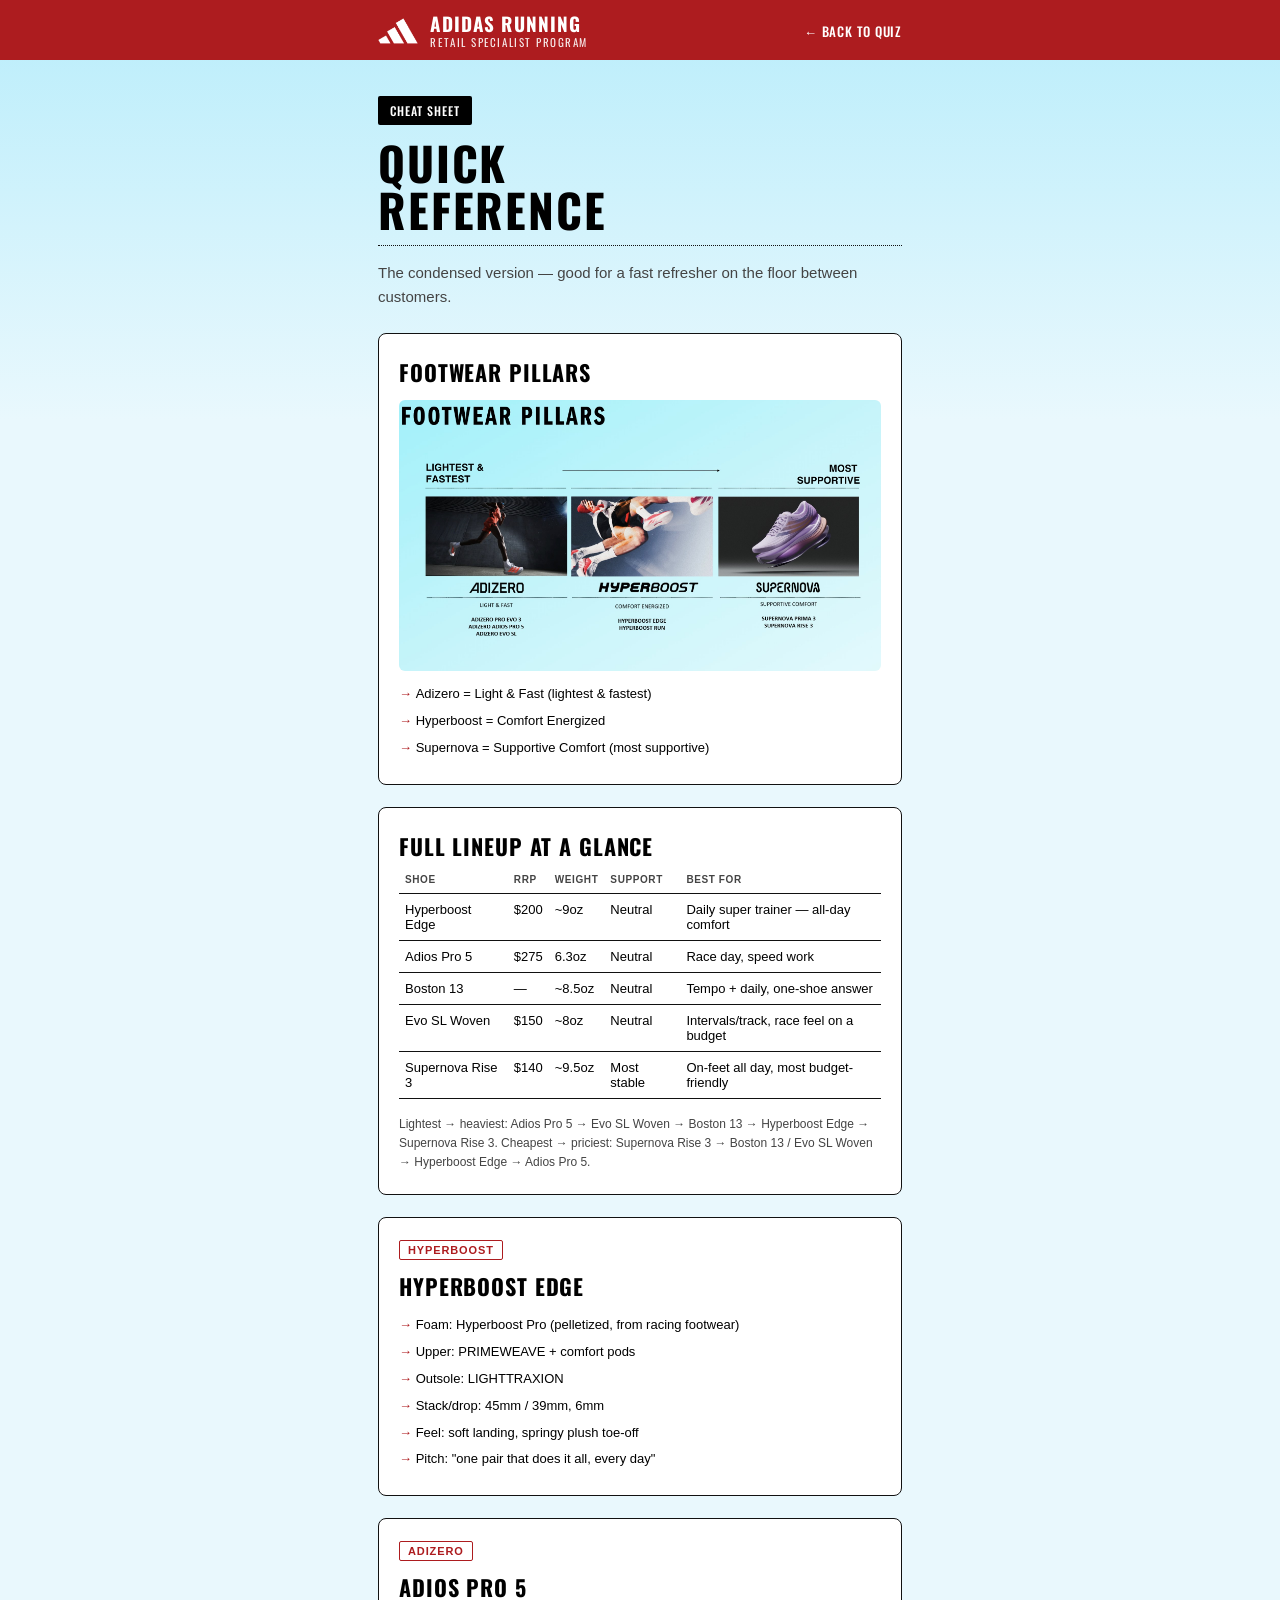
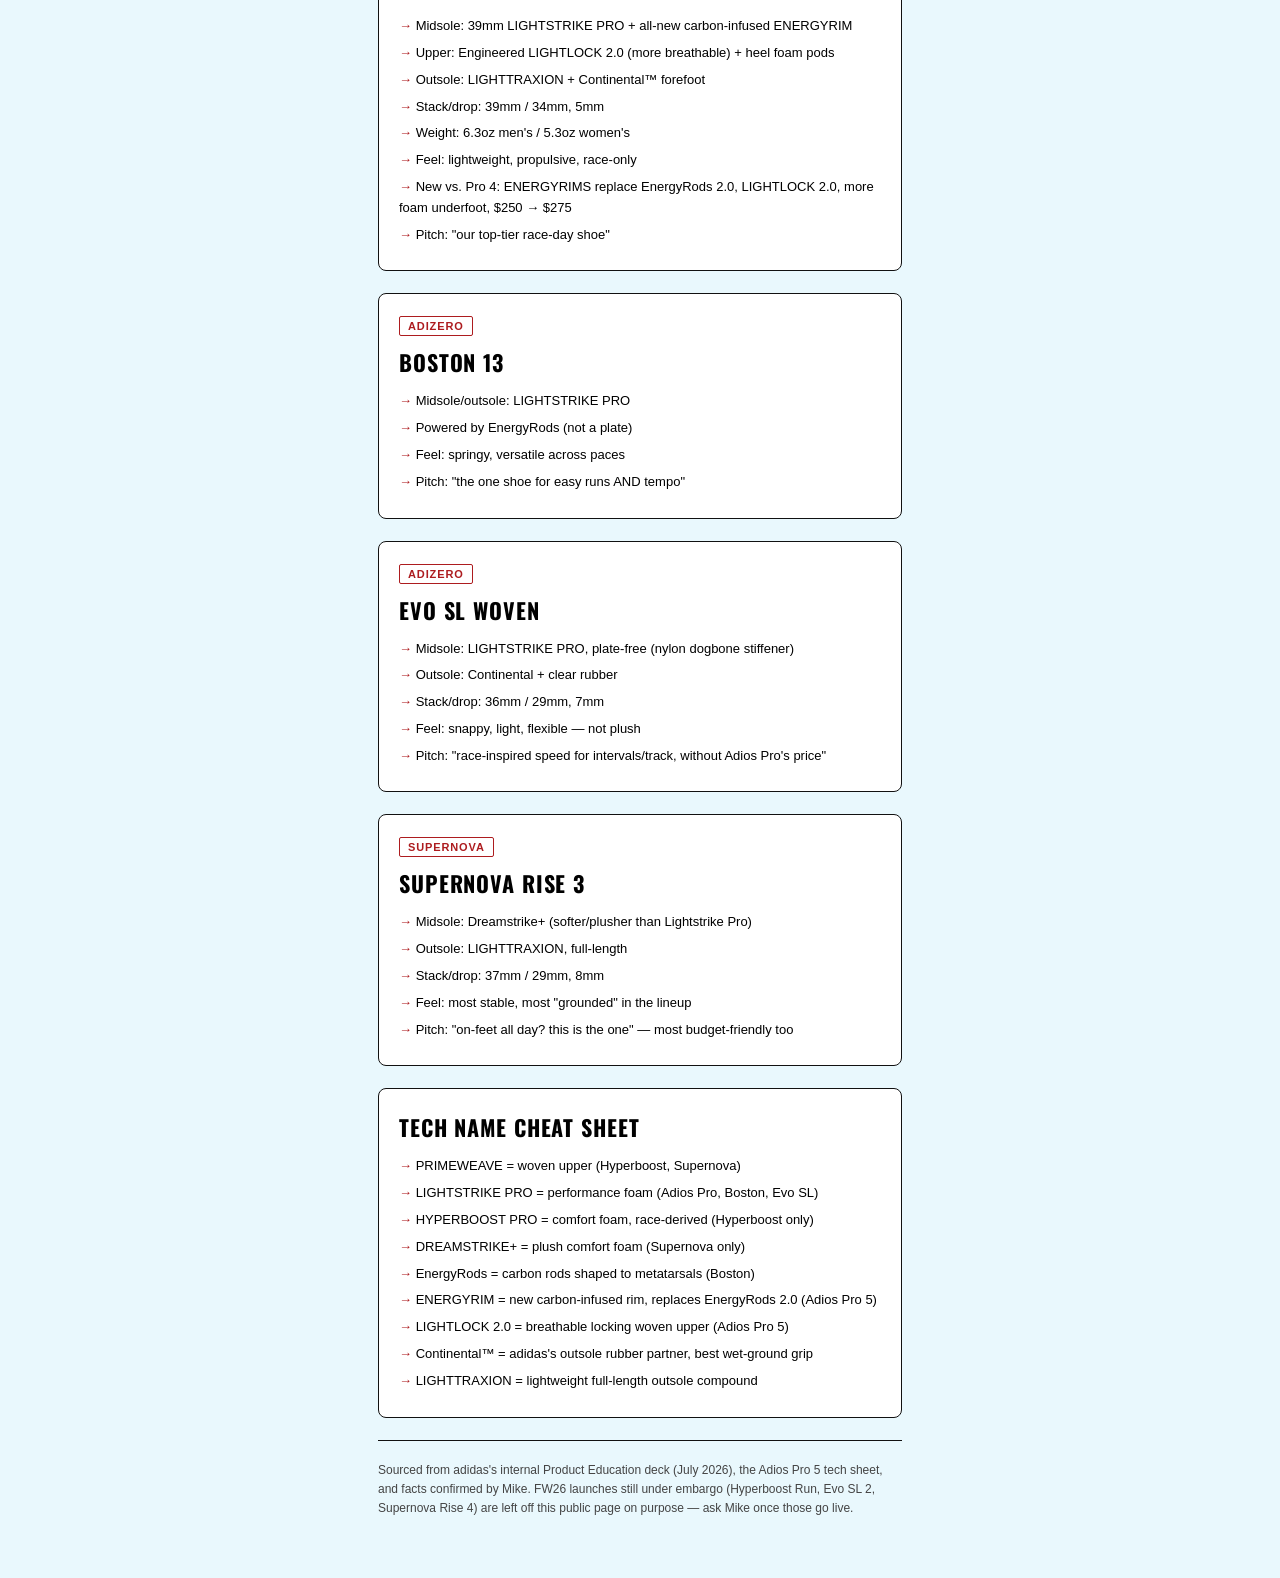
<file: cheat-sheet.html>
<!DOCTYPE html>
<html lang="en">
<head>
<meta charset="UTF-8" />
<meta name="viewport" content="width=device-width, initial-scale=1, maximum-scale=1" />
<title>adidas Running — Cheat Sheet</title>
<link rel="preconnect" href="https://fonts.googleapis.com" />
<link href="https://fonts.googleapis.com/css2?family=Oswald:wght@400;500;600;700&display=swap" rel="stylesheet" />
<link rel="stylesheet" href="css/styles.css" />
</head>
<body>

<div class="app">
  <div class="header">
    <div class="header-top">
      <div class="header-lockup">
        <img class="logo" src="images/adidas-logo-white.png" alt="adidas" />
        <div>
          <div class="brand">adidas Running</div>
          <div class="eyebrow">Retail Specialist Program</div>
        </div>
      </div>
      <a class="home-link" href="index.html">&larr; Back to Quiz</a>
    </div>
  </div>

  <section class="screen">
    <div class="badge-pill">Cheat Sheet</div>
    <h1 class="title">QUICK<br />REFERENCE</h1>
    <p class="subtext">
      The condensed version — good for a fast refresher on the floor
      between customers.
    </p>

    <div class="shoe-block">
      <h2>Footwear Pillars</h2>
      <figure class="pillars-figure">
        <a href="images/footwear-pillars.jpg" target="_blank" rel="noopener"><img src="images/footwear-pillars.jpg" alt="adidas Footwear Pillars: Adizero, Light and Fast; Hyperboost, Comfort Energized; Supernova, Supportive Comfort" loading="lazy" /></a>
      </figure>
      <ul class="cheat-quick-lines">
        <li>Adizero = Light &amp; Fast (lightest &amp; fastest)</li>
        <li>Hyperboost = Comfort Energized</li>
        <li>Supernova = Supportive Comfort (most supportive)</li>
      </ul>
    </div>

    <div class="shoe-block">
      <h2>Full lineup at a glance</h2>
      <table class="cheat-table">
        <tr>
          <th>Shoe</th>
          <th>RRP</th>
          <th>Weight</th>
          <th>Support</th>
          <th>Best for</th>
        </tr>
        <tr>
          <td>Hyperboost Edge</td>
          <td>$200</td>
          <td>~9oz</td>
          <td>Neutral</td>
          <td>Daily super trainer — all-day comfort</td>
        </tr>
        <tr>
          <td>Adios Pro 5</td>
          <td>$275</td>
          <td>6.3oz</td>
          <td>Neutral</td>
          <td>Race day, speed work</td>
        </tr>
        <tr>
          <td>Boston 13</td>
          <td>—</td>
          <td>~8.5oz</td>
          <td>Neutral</td>
          <td>Tempo + daily, one-shoe answer</td>
        </tr>
        <tr>
          <td>Evo SL Woven</td>
          <td>$150</td>
          <td>~8oz</td>
          <td>Neutral</td>
          <td>Intervals/track, race feel on a budget</td>
        </tr>
        <tr>
          <td>Supernova Rise 3</td>
          <td>$140</td>
          <td>~9.5oz</td>
          <td>Most stable</td>
          <td>On-feet all day, most budget-friendly</td>
        </tr>
      </table>
      <div class="source-note" style="border-top:none; padding-top:6px; margin-top:0;">
        Lightest → heaviest: Adios Pro 5 → Evo SL Woven → Boston 13 → Hyperboost Edge → Supernova Rise 3.
        Cheapest → priciest: Supernova Rise 3 → Boston 13 / Evo SL Woven → Hyperboost Edge → Adios Pro 5.
      </div>
    </div>

    <div class="shoe-block">
      <div class="franchise-tag">Hyperboost</div>
      <h2>Hyperboost Edge</h2>
      <ul class="cheat-quick-lines">
        <li>Foam: Hyperboost Pro (pelletized, from racing footwear)</li>
        <li>Upper: PRIMEWEAVE + comfort pods</li>
        <li>Outsole: LIGHTTRAXION</li>
        <li>Stack/drop: 45mm / 39mm, 6mm</li>
        <li>Feel: soft landing, springy plush toe-off</li>
        <li>Pitch: "one pair that does it all, every day"</li>
      </ul>
    </div>

    <div class="shoe-block">
      <div class="franchise-tag">Adizero</div>
      <h2>Adios Pro 5</h2>
      <ul class="cheat-quick-lines">
        <li>Midsole: 39mm LIGHTSTRIKE PRO + all-new carbon-infused ENERGYRIM</li>
        <li>Upper: Engineered LIGHTLOCK 2.0 (more breathable) + heel foam pods</li>
        <li>Outsole: LIGHTTRAXION + Continental™ forefoot</li>
        <li>Stack/drop: 39mm / 34mm, 5mm</li>
        <li>Weight: 6.3oz men's / 5.3oz women's</li>
        <li>Feel: lightweight, propulsive, race-only</li>
        <li>New vs. Pro 4: ENERGYRIMS replace EnergyRods 2.0, LIGHTLOCK 2.0, more foam underfoot, $250 → $275</li>
        <li>Pitch: "our top-tier race-day shoe"</li>
      </ul>
    </div>

    <div class="shoe-block">
      <div class="franchise-tag">Adizero</div>
      <h2>Boston 13</h2>
      <ul class="cheat-quick-lines">
        <li>Midsole/outsole: LIGHTSTRIKE PRO</li>
        <li>Powered by EnergyRods (not a plate)</li>
        <li>Feel: springy, versatile across paces</li>
        <li>Pitch: "the one shoe for easy runs AND tempo"</li>
      </ul>
    </div>

    <div class="shoe-block">
      <div class="franchise-tag">Adizero</div>
      <h2>Evo SL Woven</h2>
      <ul class="cheat-quick-lines">
        <li>Midsole: LIGHTSTRIKE PRO, plate-free (nylon dogbone stiffener)</li>
        <li>Outsole: Continental + clear rubber</li>
        <li>Stack/drop: 36mm / 29mm, 7mm</li>
        <li>Feel: snappy, light, flexible — not plush</li>
        <li>Pitch: "race-inspired speed for intervals/track, without Adios Pro's price"</li>
      </ul>
    </div>

    <div class="shoe-block">
      <div class="franchise-tag">Supernova</div>
      <h2>Supernova Rise 3</h2>
      <ul class="cheat-quick-lines">
        <li>Midsole: Dreamstrike+ (softer/plusher than Lightstrike Pro)</li>
        <li>Outsole: LIGHTTRAXION, full-length</li>
        <li>Stack/drop: 37mm / 29mm, 8mm</li>
        <li>Feel: most stable, most "grounded" in the lineup</li>
        <li>Pitch: "on-feet all day? this is the one" — most budget-friendly too</li>
      </ul>
    </div>

    <div class="shoe-block">
      <h2>Tech name cheat sheet</h2>
      <ul class="cheat-quick-lines">
        <li>PRIMEWEAVE = woven upper (Hyperboost, Supernova)</li>
        <li>LIGHTSTRIKE PRO = performance foam (Adios Pro, Boston, Evo SL)</li>
        <li>HYPERBOOST PRO = comfort foam, race-derived (Hyperboost only)</li>
        <li>DREAMSTRIKE+ = plush comfort foam (Supernova only)</li>
        <li>EnergyRods = carbon rods shaped to metatarsals (Boston)</li>
        <li>ENERGYRIM = new carbon-infused rim, replaces EnergyRods 2.0 (Adios Pro 5)</li>
        <li>LIGHTLOCK 2.0 = breathable locking woven upper (Adios Pro 5)</li>
        <li>Continental™ = adidas's outsole rubber partner, best wet-ground grip</li>
        <li>LIGHTTRAXION = lightweight full-length outsole compound</li>
      </ul>
    </div>

    <p class="source-note">
      Sourced from adidas's internal Product Education deck (July 2026), the
      Adios Pro 5 tech sheet, and facts confirmed by Mike. FW26 launches
      still under embargo (Hyperboost Run, Evo SL 2, Supernova Rise 4) are left off this
      public page on purpose — ask Mike once those go live.
    </p>
  </section>
</div>

</body>
</html>
</file>
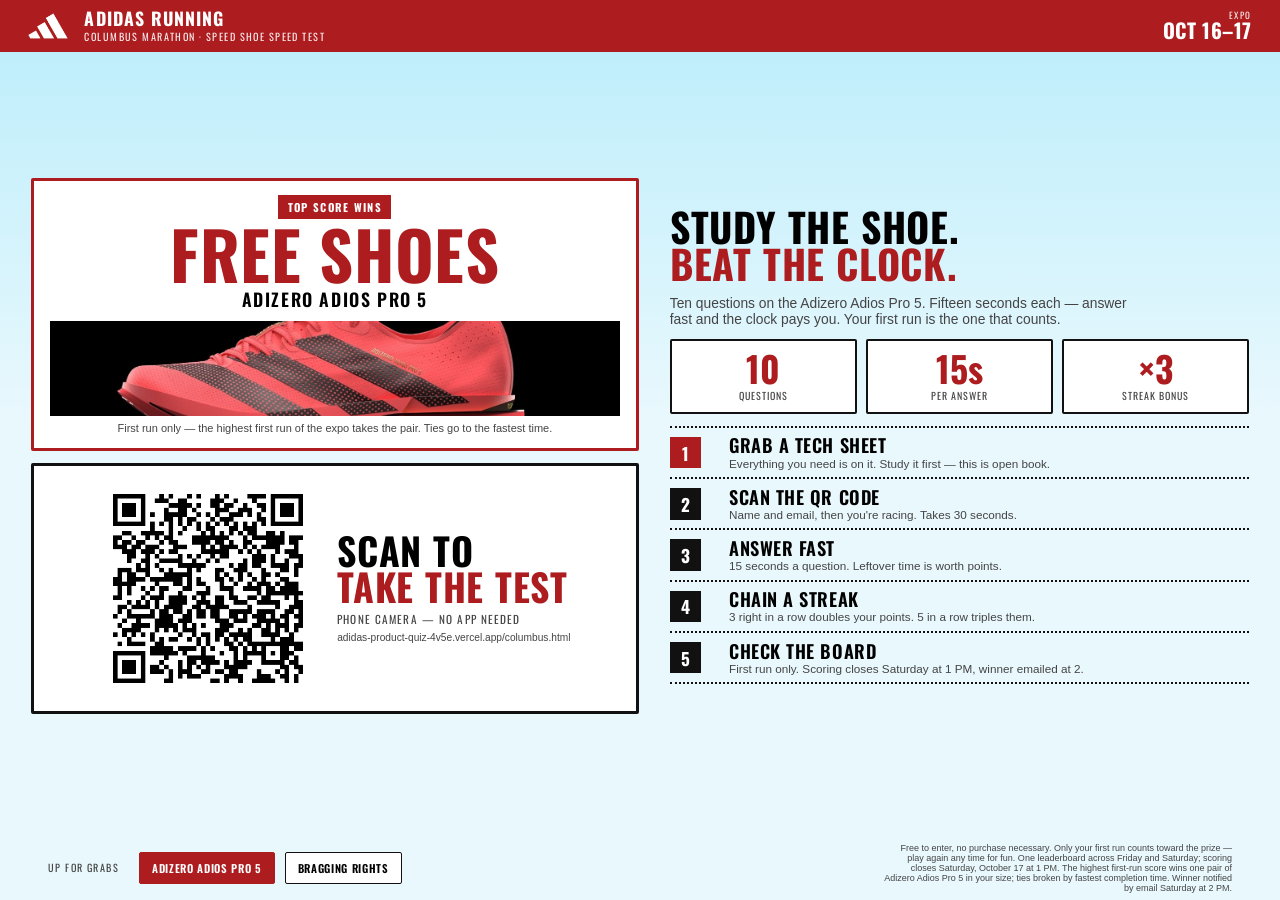
<file: columbus-display.html>
<!DOCTYPE html>
<html lang="en">
<head>
<meta charset="UTF-8" />
<meta name="viewport" content="width=device-width, initial-scale=1" />
<title>adidas Running × Columbus Marathon — Speed Shoe Speed Test</title>
<link rel="preconnect" href="https://fonts.googleapis.com" />
<link href="https://fonts.googleapis.com/css2?family=Oswald:wght@300;400;500;600;700&display=swap" rel="stylesheet" />
<link rel="stylesheet" href="css/styles.css" />
<link rel="stylesheet" href="css/movefest.css" />
<style>
  /* Columbus Marathon expo display sign — layers on movefest.css.
     Type is sized from min(vw, vh) so the sign grows into tall screens
     instead of capping out and leaving dead space at the bottom.
     Verified no-scroll from 1024x768 up to 2560x1100 and on wide/short
     monitors (see the fit sweep in the session notes). */

  .mf-header { padding-top: clamp(8px, 1.12vh, 20px); padding-bottom: clamp(8px, 1.12vh, 20px); }
  .mf-header .logo { height: clamp(26px, min(1.99vw, 3.35vh), 54px); }
  .mf-header .brand { font-size: clamp(16px, min(1.39vw, 2.31vh), 34px); }
  .mf-header .eyebrow { font-size: clamp(10px, min(0.797vw, 1.28vh), 17px); }

  .cb-date { text-align: right; font-family: var(--font-display); text-transform: uppercase; line-height: 1.05; }
  .cb-date .d1 { font-size: clamp(9px, min(0.677vw, 1.12vh), 15px); letter-spacing: .18em; opacity: .9; }
  .cb-date .d2 { font-size: clamp(18px, min(1.59vw, 2.63vh), 38px); font-weight: 700; letter-spacing: .03em; }

  /* ---------- the prize ---------- */
  .cb-prize {
    border: 3px solid var(--accent); border-radius: var(--radius); background: #fff;
    padding: clamp(10px, 1.51vh, 28px) clamp(14px, 1.28vw, 26px); text-align: center;
  }
  .cb-prize .tag {
    display: inline-block; background: var(--accent); color: #fff;
    font-family: var(--font-display); font-weight: 700; text-transform: uppercase;
    letter-spacing: .12em; font-size: clamp(11px, min(0.837vw, 1.35vh), 18px);
    padding: .35em .85em; margin-bottom: clamp(6px, 0.717vh, 12px);
  }
  .cb-prize .big {
    font-family: var(--font-display); font-weight: 700; text-transform: uppercase;
    color: var(--accent); line-height: .86; letter-spacing: .01em;
    font-size: clamp(40px, min(5.18vw, 8.37vh), 110px);
  }
  .cb-prize .sub {
    font-family: var(--font-display); font-weight: 600; text-transform: uppercase;
    letter-spacing: .09em; font-size: clamp(14px, min(1.39vw, 2.31vh), 30px);
    margin-top: clamp(3px, 0.478vh, 9px);
  }
  .cb-prize img.shoe {
    width: 100%; height: clamp(58px, min(8.4vw, 10.6vh), 150px);
    object-fit: cover; object-position: center 45%;
    margin: clamp(7px, 0.956vh, 16px) auto 0; display: block;
    border-radius: calc(var(--radius) - 2px); background: #000;
  }
  .cb-prize .fine {
    font-size: clamp(11px, min(0.797vw, 1.28vh), 16px); color: var(--text-dim);
    margin-top: clamp(4px, 0.638vh, 10px);
  }

  /* ---------- scan ---------- */
  .cb-scan {
    display: flex; align-items: center; gap: clamp(14px, 1.59vw, 34px); justify-content: center;
    border: 3px solid var(--border); border-radius: var(--radius); background: #fff;
    padding: clamp(10px, 1.51vh, 28px) clamp(16px, 1.43vw, 30px);
  }
  .cb-scan img { width: clamp(150px, min(17vw, 27.5vh), 360px); height: auto; display: block; }
  .cb-scan .t .k {
    font-family: var(--font-display); font-weight: 700; text-transform: uppercase;
    font-size: clamp(26px, min(2.95vw, 4.78vh), 64px); line-height: .94; letter-spacing: .02em;
  }
  .cb-scan .t .k span { color: var(--accent); }
  .cb-scan .t .n {
    font-family: var(--font-display); text-transform: uppercase; letter-spacing: .1em;
    font-size: clamp(11px, min(0.877vw, 1.43vh), 19px); color: var(--text-dim);
    margin-top: clamp(5px, 0.717vh, 12px);
  }
  .cb-scan .t .u {
    font-family: var(--font-body); font-size: clamp(10px, min(0.797vw, 1.24vh), 16px);
    color: var(--text-dim); margin-top: clamp(5px, 0.638vh, 11px); white-space: nowrap;
  }

  /* ---------- 10 / 15s / x3 ---------- */
  .cb-rules { display: flex; gap: clamp(8px, 0.717vw, 16px); }
  .cb-rule {
    flex: 1; background: #fff; border: 2px solid var(--border); border-radius: var(--radius);
    padding: clamp(6px, 0.956vh, 18px) 10px; text-align: center;
  }
  .cb-rule .v {
    font-family: var(--font-display); font-weight: 700; color: var(--accent);
    font-size: clamp(26px, min(2.79vw, 4.46vh), 60px); line-height: 1;
  }
  .cb-rule .l {
    font-family: var(--font-display); text-transform: uppercase; letter-spacing: .1em;
    font-size: clamp(10px, min(0.757vw, 1.2vh), 16px); color: var(--text-dim);
    margin-top: clamp(2px, 0.319vh, 6px);
  }

  /* ---------- headline + steps ---------- */
  .mf-title { margin: 0; font-size: clamp(28px, min(3.11vw, 4.94vh), 62px); line-height: .94; }
  .mf-sub { margin: 0; font-size: clamp(13px, min(1.08vw, 1.75vh), 22px); max-width: 62ch; }

  .mf-steps li { padding: clamp(4px, 0.837vh, 15px) 0; gap: clamp(10px, 0.877vw, 20px); }
  .mf-steps .n {
    width: clamp(30px, min(2.47vw, 3.98vh), 54px); height: clamp(30px, min(2.47vw, 3.98vh), 54px);
    font-size: clamp(16px, min(1.35vw, 2.23vh), 30px);
  }
  .mf-steps .t { font-size: clamp(15px, min(1.43vw, 2.31vh), 30px); }
  .mf-steps .d { font-size: clamp(11.5px, min(0.916vw, 1.51vh), 18px); }

  /* ---------- live leaderboard ---------- */
  .cb-board h2 {
    font-family: var(--font-display); text-transform: uppercase; font-weight: 700;
    letter-spacing: .1em; font-size: clamp(12px, min(0.916vw, 1.47vh), 19px);
    color: var(--text-dim); margin: 0 0 clamp(4px, 0.558vh, 10px);
    display: flex; align-items: center; gap: 10px;
  }
  .cb-board h2::after { content: ""; flex: 1; height: 2px; background: var(--border); opacity: .35; }
  .cb-board ol { list-style: none; margin: 0; padding: 0; }
  .cb-board li {
    display: flex; align-items: center; gap: 12px;
    padding: clamp(3px, 0.598vh, 11px) 0; border-bottom: 1.5px dotted var(--border);
  }
  .cb-board li .pos {
    font-family: var(--font-display); font-weight: 700;
    font-size: clamp(15px, min(1.28vw, 1.99vh), 26px);
    color: var(--text-dim); min-width: 1.6em; font-variant-numeric: tabular-nums;
  }
  .cb-board li .who {
    flex: 1; font-family: var(--font-display); text-transform: uppercase; font-weight: 600;
    letter-spacing: .03em; font-size: clamp(15px, min(1.28vw, 2.07vh), 28px);
  }
  .cb-board li .pts {
    font-family: var(--font-display); font-weight: 700;
    font-size: clamp(15px, min(1.31vw, 2.15vh), 29px); font-variant-numeric: tabular-nums;
  }
  .cb-board li.lead .pos, .cb-board li.lead .who, .cb-board li.lead .pts { color: var(--accent); }
  .cb-board .empty { font-size: clamp(11px, min(0.797vw, 1.28vh), 15px); color: var(--text-dim); padding: 6px 0; }

  /* ---------- fill the stage instead of clustering at the top ---------- */
  .mf-stage {
    padding: clamp(8px, 1.28vh, 26px) clamp(24px, 2.39vw, 64px) clamp(6px, 0.956vh, 18px);
    gap: clamp(22px, 2.39vw, 56px);
    align-items: stretch;
  }
  .mf-stage > div {
    display: flex; flex-direction: column; justify-content: center;
    gap: clamp(10px, 1.35vh, 24px); min-width: 0;
  }

  .mf-foot { padding-top: clamp(4px, 0.638vh, 12px); padding-bottom: clamp(6px, 0.797vh, 16px); }
  .mf-foot .lbl { font-size: clamp(10px, min(0.797vw, 1.28vh), 16px); }
  .mf-prize { font-size: clamp(11px, min(0.837vw, 1.35vh), 18px); }
  .mf-foot .fine { font-size: clamp(9px, min(0.638vw, 1.04vh), 14px); max-width: 70ch; }

  /* Short windows (browser not full screen, small laptops). Shed the
     least important things rather than shrinking everything to nothing. */
  @media (max-height: 700px) and (min-width: 901px) {
    .mf-sub { display: none; }
    .cb-board li:nth-child(n+4) { display: none; }
    .mf-foot .fine { display: none; }
  }
  @media (max-height: 640px) and (min-width: 901px) {
    .cb-board { display: none; }
  }
  @media (max-height: 560px) and (min-width: 901px) {
    .cb-prize img.shoe { display: none; }
  }

  @media (max-width: 900px) {
    .mf-stage { grid-template-columns: 1fr !important; padding: 18px 20px 10px; }
    .cb-scan { flex-direction: column; gap: 14px; text-align: center; }
    .cb-scan .t .u { white-space: normal; word-break: break-all; }
  }

  @media print {
    @page { size: landscape; margin: 10mm; }
    body { background: #fff !important; }
    .mf-display { min-height: auto; }
    .cb-scan, .cb-prize { break-inside: avoid; }
    .cb-board { display: none; }
  }
</style>
</head>
<body>
<div class="mf-display">

  <header class="mf-header">
    <div class="mf-lockup">
      <img class="logo" src="images/adidas-logo-white.png" alt="adidas" />
      <div>
        <div class="brand">adidas Running</div>
        <div class="eyebrow">Columbus Marathon · Speed Shoe Speed Test</div>
      </div>
    </div>
    <div class="cb-date">
      <div class="d1">Expo</div>
      <div class="d2">Oct 16–17</div>
    </div>
  </header>

  <main class="mf-stage">

    <!-- LEFT: the prize + QR -->
    <div>
      <div class="cb-prize">
        <div class="tag">Top score wins</div>
        <div class="big">Free shoes</div>
        <div class="sub">Adizero Adios Pro 5</div>
        <img class="shoe" src="images/adios-pro-5-hero.jpg" alt="adidas Adizero Adios Pro 5" />
        <div class="fine">First run only — the highest first run of the expo takes the pair. Ties go to the fastest time.</div>
      </div>

      <div class="cb-scan">
        <img src="images/columbus-qr.png" alt="QR code to the Speed Shoe Speed Test" />
        <div class="t">
          <div class="k">Scan to<br /><span>take the test</span></div>
          <div class="n">Phone camera — no app needed</div>
          <div class="u">adidas-product-quiz-4v5e.vercel.app/columbus.html</div>
        </div>
      </div>
    </div>

    <!-- RIGHT: the pitch + how it works -->
    <div>
      <h1 class="mf-title">Study the shoe.<br /><span>Beat the clock.</span></h1>
      <p class="mf-sub">
        Ten questions on the Adizero Adios Pro 5. Fifteen seconds each — answer
        fast and the clock pays you. Your first run is the one that counts.
      </p>

      <div class="cb-rules">
        <div class="cb-rule"><div class="v">10</div><div class="l">Questions</div></div>
        <div class="cb-rule"><div class="v">15s</div><div class="l">Per answer</div></div>
        <div class="cb-rule"><div class="v">×3</div><div class="l">Streak bonus</div></div>
      </div>

      <ol class="mf-steps">
        <li class="go"><div class="n">1</div><div><div class="t">Grab a tech sheet</div><div class="d">Everything you need is on it. Study it first — this is open book.</div></div></li>
        <li><div class="n">2</div><div><div class="t">Scan the QR code</div><div class="d">Name and email, then you're racing. Takes 30 seconds.</div></div></li>
        <li><div class="n">3</div><div><div class="t">Answer fast</div><div class="d">15 seconds a question. Leftover time is worth points.</div></div></li>
        <li><div class="n">4</div><div><div class="t">Chain a streak</div><div class="d">3 right in a row doubles your points. 5 in a row triples them.</div></div></li>
        <li><div class="n">5</div><div><div class="t">Check the board</div><div class="d">First run only. Scoring closes Saturday at 1 PM, winner emailed at 2.</div></div></li>
      </ol>

      <div class="cb-board" id="cb-board" hidden>
        <h2>Top scores</h2>
        <ol id="cb-list"></ol>
        <p class="empty" id="cb-empty" hidden>Be the first on the board.</p>
      </div>
    </div>

  </main>

  <footer class="mf-foot">
    <div class="mf-prizes">
      <span class="lbl">Up for grabs</span>
      <span class="mf-prize hot">Adizero Adios Pro 5</span>
      <span class="mf-prize">Bragging rights</span>
    </div>
    <div class="fine">Free to enter, no purchase necessary. Only your first run counts toward the prize — play again any time for fun. One leaderboard across Friday and Saturday; scoring closes Saturday, October 17 at 1 PM. The highest first-run score wins one pair of Adizero Adios Pro 5 in your size; ties broken by fastest completion time. Winner notified by email Saturday at 2 PM.</div>
  </footer>

</div>

<script>
/* Live top scores. Reads a name-and-score-only view — no emails, no phone numbers.
   If the view is not reachable the board just stays hidden and the sign still works. */
(function(){
  var SB  = 'https://hlfcaczeayotkfkukaca.supabase.co';
  var KEY = 'eyJhbGciOiJIUzI1NiIsInR5cCI6IkpXVCJ9.eyJpc3MiOiJzdXBhYmFzZSIsInJlZiI6ImhsZmNhY3plYXlvdGtma3VrYWNhIiwicm9sZSI6ImFub24iLCJpYXQiOjE3ODg0NDk0MTYsImV4cCI6MjEwNDAyNTQxNn0.X2ZIqqg04QdnHe9EESzT6PoQAyZdJx144HB06S8laOI';
  /* One leaderboard across both expo days. Keep these two in step with
     SCORING_START / SCORING_END in columbus.html. */
  var SCORING_START = '2026-10-16T00:00:00-04:00';
  var SCORING_END   = '2026-10-17T13:00:00-04:00';
  var URL_ = SB + '/rest/v1/speed_test_board?event=eq.columbus-marathon-2026'
           + '&created_at=gte.' + encodeURIComponent(new Date(SCORING_START).toISOString())
           + '&created_at=lt.'  + encodeURIComponent(new Date(SCORING_END).toISOString())
           + '&select=display_name,score,time_seconds,created_at'
           + '&order=created_at.asc&limit=2000';

  function paint(rows){
    /* Only a runner's FIRST run is eligible. Rows arrive oldest-first, so the
       first time a name appears is their qualifying run; later ones are ignored. */
    rows.sort(function(a,b){ return new Date(a.created_at) - new Date(b.created_at); });
    var seen = {}, firsts = [];
    for (var i = 0; i < rows.length; i++){
      var k = (rows[i].display_name || '').toUpperCase();
      if (seen[k]) continue;
      seen[k] = 1;
      firsts.push(rows[i]);
    }
    firsts.sort(function(a,b){
      return b.score - a.score || (a.time_seconds || 9999) - (b.time_seconds || 9999);
    });
    var top = firsts.slice(0, 5);
    var list = document.getElementById('cb-list');
    list.innerHTML = top.map(function(r, n){
      return '<li class="' + (n === 0 ? 'lead' : '') + '">' +
             '<span class="pos">' + (n + 1) + '</span>' +
             '<span class="who">' + (r.display_name || 'Runner') + '</span>' +
             '<span class="pts">' + r.score + '</span></li>';
    }).join('');
    document.getElementById('cb-empty').hidden = top.length > 0;
    document.getElementById('cb-board').hidden = false;
  }

  function load(){
    fetch(URL_, { headers: { apikey: KEY, Authorization: 'Bearer ' + KEY } })
      .then(function(r){ return r.ok ? r.json() : null; })
      .then(function(rows){ if (rows) paint(rows); })
      .catch(function(){});
  }
  load();
  setInterval(load, 30000);
})();
</script>
</body>
</html>
</file>
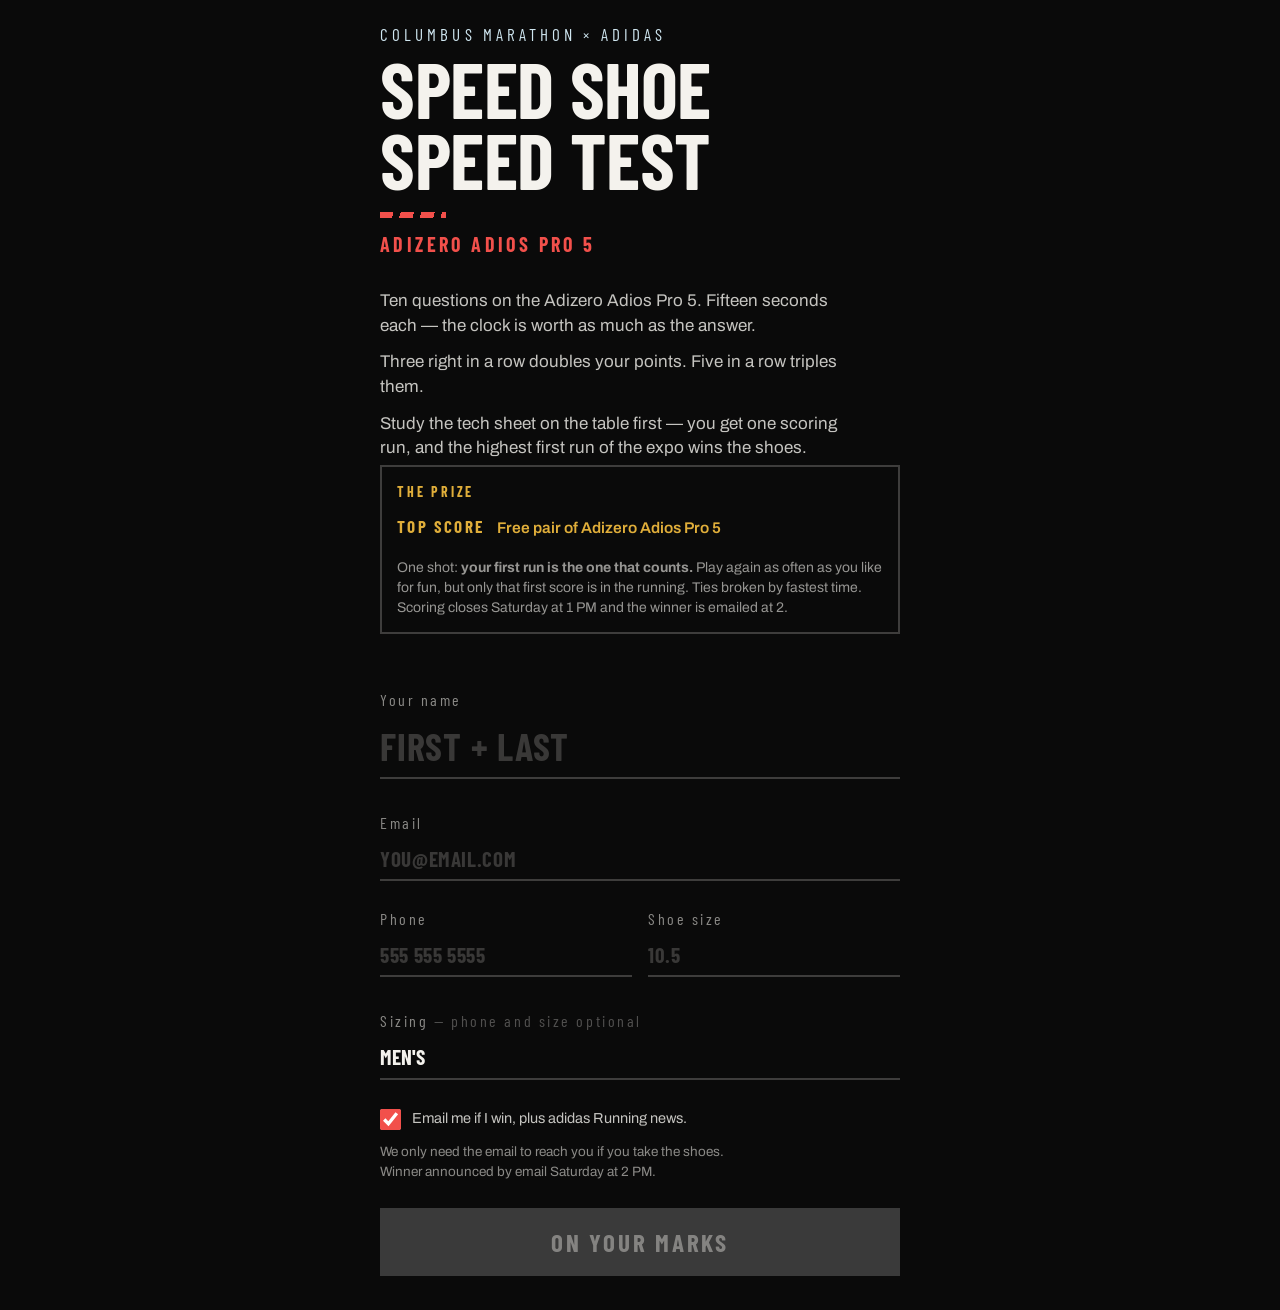
<file: columbus.html>
<!DOCTYPE html>
<html lang="en">
<head>
<meta charset="utf-8">
<meta name="viewport" content="width=device-width, initial-scale=1, viewport-fit=cover">
<title>Speed Shoe Speed Test — Columbus Marathon | Adizero Adios Pro 5</title>
<link rel="preconnect" href="https://fonts.googleapis.com">
<link rel="preconnect" href="https://fonts.gstatic.com" crossorigin>
<link href="https://fonts.googleapis.com/css2?family=Archivo:wght@400;600;800&family=Barlow+Condensed:wght@600;700&display=swap" rel="stylesheet">
<style>
:root{
  --ink:#0A0A0A;
  --paper:#F4F2ED;
  --coral:#F2504B;
  --deep:#B5312F;
  --gold:#E0AE3A;
  --ice:#CFE6F0;
  --line:rgba(244,242,237,.22);
}
*{box-sizing:border-box;margin:0;padding:0}
html,body{height:100%}
body{
  background:var(--ink);
  color:var(--paper);
  font-family:'Archivo',system-ui,-apple-system,Segoe UI,Roboto,sans-serif;
  font-size:17px;
  line-height:1.45;
  -webkit-font-smoothing:antialiased;
  overflow-x:hidden;
}
.wrap{
  max-width:560px;
  margin:0 auto;
  padding:22px 20px calc(34px + env(safe-area-inset-bottom));
  min-height:100%;
  display:flex;
  flex-direction:column;
}
.screen{display:none;flex:1;flex-direction:column}
.screen.on{display:flex}

/* ---------- course meter ---------- */
.course{margin-bottom:26px}
.course-rail{
  position:relative;height:3px;background:var(--line);
}
.course-fill{
  position:absolute;inset:0 auto 0 0;width:0;background:var(--coral);
  transition:width .45s cubic-bezier(.2,.7,.2,1);
}
.course-dot{
  position:absolute;top:50%;left:0;width:11px;height:11px;margin:-5.5px 0 0 -5.5px;
  background:var(--paper);border-radius:50%;
  transition:left .45s cubic-bezier(.2,.7,.2,1);
}
.course-marks{
  display:flex;justify-content:space-between;
  font-family:'Barlow Condensed';font-size:14px;letter-spacing:.09em;
  color:rgba(244,242,237,.45);margin-top:9px;
}

/* ---------- type ---------- */
.display{
  font-family:'Barlow Condensed',Impact,sans-serif;
  font-weight:700;line-height:.92;letter-spacing:-.005em;
  text-transform:uppercase;
}
h1.display{font-size:clamp(46px,15vw,78px)}
h2.display{font-size:clamp(27px,7.4vw,36px)}
.subhead{
  font-family:'Barlow Condensed';font-weight:700;font-size:20px;letter-spacing:.17em;
  text-transform:uppercase;color:var(--coral);margin:12px 0 4px;
}
.stripe{
  display:block;height:6px;width:66px;margin:16px 0 0;
  background:repeating-linear-gradient(105deg,var(--coral) 0 13px,transparent 13px 20px);
}

/* ---------- start ---------- */
.kicker{
  font-family:'Barlow Condensed';font-size:17px;letter-spacing:.24em;
  color:var(--ice);margin-bottom:6px;
}
.start-body{margin:26px 0 0;max-width:46ch;color:rgba(244,242,237,.8)}
.start-body p+p{margin-top:12px}
label{
  display:block;font-family:'Barlow Condensed';font-size:16px;
  letter-spacing:.16em;color:rgba(244,242,237,.55);margin:32px 0 8px;
}
input{
  width:100%;background:transparent;border:0;border-bottom:2px solid var(--line);
  color:var(--paper);font-family:'Barlow Condensed';font-weight:700;
  font-size:38px;letter-spacing:.02em;text-transform:uppercase;padding:4px 0 8px;
}
input:focus{outline:0;border-bottom-color:var(--coral)}
input::placeholder{color:rgba(244,242,237,.2)}

/* ---------- buttons ---------- */
.btn{
  display:block;width:100%;margin-top:26px;padding:19px 22px;
  background:var(--coral);color:var(--ink);border:0;cursor:pointer;
  font-family:'Barlow Condensed';font-weight:700;font-size:25px;
  letter-spacing:.11em;text-transform:uppercase;
}
.btn:disabled{background:#3A3A3A;color:rgba(244,242,237,.4);cursor:default}
.btn.ghost{background:transparent;color:var(--paper);box-shadow:inset 0 0 0 2px var(--line)}
.btn:focus-visible,.opt:focus-visible,input:focus-visible{outline:3px solid var(--gold);outline-offset:3px}

/* ---------- question ---------- */
.qhead{display:flex;justify-content:space-between;align-items:baseline;margin-bottom:14px}
.qnum{font-family:'Barlow Condensed';font-size:16px;letter-spacing:.2em;color:rgba(244,242,237,.5)}
.clock{font-family:'Barlow Condensed';font-weight:700;font-size:30px;color:var(--ice);font-variant-numeric:tabular-nums}
.clock.low{color:var(--coral)}
.qtext{font-size:23px;font-weight:600;line-height:1.28;margin-bottom:20px}
.opts{display:grid;gap:10px}
.opt{
  width:100%;text-align:left;padding:16px 18px;cursor:pointer;
  background:#151515;border:0;box-shadow:inset 0 0 0 2px transparent;
  color:var(--paper);font-family:'Archivo';font-size:17px;font-weight:600;
}
.opt:hover:not(:disabled){box-shadow:inset 0 0 0 2px var(--line)}
.opt:disabled{cursor:default}
.opt.right{background:var(--coral);color:var(--ink)}
.opt.wrong{background:#151515;box-shadow:inset 0 0 0 2px var(--deep);color:rgba(244,242,237,.5)}

.verdict{margin-top:22px;border-left:4px solid var(--gold);padding-left:16px}
.verdict h3{
  font-family:'Barlow Condensed';font-weight:700;font-size:24px;
  text-transform:uppercase;letter-spacing:.04em;margin-bottom:5px;
}
.verdict p{font-size:16px;color:rgba(244,242,237,.82);max-width:48ch}
.pts{color:var(--gold);font-family:'Barlow Condensed';font-size:20px;letter-spacing:.06em}

/* ---------- midsole diagram ---------- */
.cut{margin:4px 0 18px;background:#151515;padding:16px 14px 12px}
.cut svg{width:100%;height:auto;display:block;max-height:min(26vh,230px)}
.cut figcaption{
  font-family:'Barlow Condensed';font-size:15px;letter-spacing:.14em;
  color:rgba(244,242,237,.5);margin-top:10px;
}

/* ---------- bib ---------- */
.bib{
  background:var(--paper);color:var(--ink);padding:22px 20px 24px;margin-top:22px;
  text-align:center;position:relative;
}
.bib::before,.bib::after{
  content:"";position:absolute;top:13px;width:11px;height:11px;border-radius:50%;
  background:var(--ink);opacity:.18;
}
.bib::before{left:15px}.bib::after{right:15px}
.bib-name{
  font-family:'Barlow Condensed';font-weight:700;font-size:26px;
  text-transform:uppercase;letter-spacing:.1em;padding-top:8px;
}
.bib-score{
  font-family:'Barlow Condensed';font-weight:700;font-size:96px;line-height:.86;
  margin:6px 0 2px;font-variant-numeric:tabular-nums;
}
.bib-of{font-family:'Barlow Condensed';font-size:17px;letter-spacing:.2em;color:rgba(10,10,10,.55)}
.bib-rule{height:4px;background:var(--coral);margin:15px 34px}
.bib-meta{
  display:flex;justify-content:center;gap:26px;
  font-family:'Barlow Condensed';font-size:17px;letter-spacing:.11em;color:rgba(10,10,10,.7);
}
.bib-meta b{color:var(--ink)}
.rank{
  font-family:'Barlow Condensed';font-weight:700;font-size:21px;letter-spacing:.09em;
  text-transform:uppercase;color:var(--gold);margin-top:22px;
}
.badges{margin-top:14px;list-style:none;padding:0}
.badges li{
  display:inline-block;margin:0 8px 8px 0;padding:7px 12px;
  background:var(--gold);color:var(--ink);
  font-family:'Barlow Condensed';font-weight:700;font-size:15px;letter-spacing:.09em;
  text-transform:uppercase;
}
.claim{margin-top:10px;color:rgba(244,242,237,.78);max-width:44ch}
.recap{margin-top:30px;border-top:2px solid var(--line);padding-top:18px}
.recap h3{font-family:'Barlow Condensed';font-size:20px;letter-spacing:.14em;text-transform:uppercase;margin-bottom:12px;color:rgba(244,242,237,.6)}
.recap li{list-style:none;font-size:15.5px;padding:7px 0 7px 22px;position:relative;color:rgba(244,242,237,.8)}
.recap li::before{content:"";position:absolute;left:0;top:14px;width:10px;height:3px;background:var(--coral)}
.recap li.miss::before{background:#4A4A4A}

.survey{margin-top:28px;border:2px solid var(--coral);padding:20px 18px 22px;text-align:center}
.survey h3{font-family:'Barlow Condensed';font-weight:700;font-size:21px;letter-spacing:.13em;text-transform:uppercase;color:var(--coral);margin-bottom:10px}
.survey p{font-size:15.5px;color:rgba(244,242,237,.82);max-width:40ch;margin:0 auto 16px}
.survey .nameask{color:var(--gold);font-weight:600}
.survey a.btn-survey{
  display:block;text-decoration:none;background:var(--coral);color:#0A0A0A;
  font-family:'Barlow Condensed';font-weight:700;font-size:20px;letter-spacing:.12em;
  text-transform:uppercase;padding:15px 10px;
}
.survey a.btn-survey:active{opacity:.85}

/* ---------- streak ---------- */
.streak{
  font-family:'Barlow Condensed';font-weight:700;font-size:17px;letter-spacing:.11em;
  color:var(--gold);opacity:0;transition:opacity .25s;
}
.streak.on{opacity:1}
.streak.hot{color:var(--coral)}

/* ---------- grand prize ---------- */
.prize{
  display:flex;align-items:center;gap:13px;
  border:2px solid var(--gold);padding:14px 15px;margin:4px 0 22px;
}
.prize-shoe{width:46px;height:23px;flex:0 0 auto}
.prize-txt{display:block}
.prize-tag{
  display:block;font-family:'Barlow Condensed';font-weight:700;font-size:14px;
  letter-spacing:.2em;text-transform:uppercase;color:var(--gold);margin-bottom:3px;
}
.prize-txt strong{font-size:16px;font-weight:600;line-height:1.3;color:var(--paper)}
.prize-end{
  border:2px solid var(--gold);padding:16px 15px;margin-top:20px;text-align:center;
}
.prize-end .prize-tag{letter-spacing:.22em;font-size:15px}
.prize-end p{font-size:15.5px;color:rgba(244,242,237,.85);max-width:40ch;margin:0 auto}
.prize-end .prize-shoe{width:54px;height:27px;margin:0 auto 8px}

.ladder{border:2px solid var(--line);padding:15px 15px 13px;margin:4px 0 22px}
.tiers{list-style:none;padding:0;margin:4px 0 0}
.tiers li{
  display:flex;align-items:baseline;gap:12px;
  padding:8px 0;border-bottom:1px solid var(--line);
}
.tiers li:last-child{border-bottom:0}
.tiers li b{
  font-family:'Barlow Condensed';font-weight:700;font-size:20px;color:var(--ice);
  min-width:88px;letter-spacing:.06em;font-variant-numeric:tabular-nums;
}
.tiers li span{font-size:15.5px;color:rgba(244,242,237,.82)}
.tiers li.top b{color:var(--gold);font-size:17px;letter-spacing:.14em}
.tiers li.top span{color:var(--gold);font-weight:600}
.ladder-note{margin-top:10px;font-size:14px;color:rgba(244,242,237,.6)}

.won{
  border:2px solid var(--gold);padding:18px 15px;margin-top:20px;text-align:center;
}
.won .prize-tag{
  display:block;font-family:'Barlow Condensed';font-weight:700;font-size:15px;
  letter-spacing:.22em;text-transform:uppercase;color:var(--gold);margin-bottom:6px;
}
.won .won-item{
  font-family:'Barlow Condensed';font-weight:700;font-size:34px;line-height:1;
  text-transform:uppercase;color:var(--paper);margin-bottom:8px;
}
.won p{font-size:15px;color:rgba(244,242,237,.82);max-width:40ch;margin:0 auto}
.won.miss{border-color:var(--line)}
.won.miss .prize-tag{color:rgba(244,242,237,.6)}
.won.miss .won-item{font-size:26px;color:rgba(244,242,237,.8)}
.nextup{margin-top:9px;font-size:14px;color:var(--gold)}

/* ---------- leaderboard ---------- */
.entry{display:grid;grid-template-columns:1fr 92px;gap:9px;margin-bottom:6px}
.entry #b-time{grid-column:1 / -1}
.entry input{margin:0}
.entry .btn{grid-column:1 / -1;margin-top:3px}
.board{list-style:none;padding:0;margin:18px 0 0;counter-reset:rank}
.board li{
  display:flex;align-items:center;gap:12px;
  padding:12px 0;border-bottom:1px solid var(--line);
}
.board li .pos{
  font-family:'Barlow Condensed';font-weight:700;font-size:23px;color:rgba(244,242,237,.5);
  min-width:34px;font-variant-numeric:tabular-nums;
}
.board li .who{flex:1;font-weight:600;font-size:17px;text-transform:uppercase;
  font-family:'Barlow Condensed';letter-spacing:.06em;font-size:20px}
.board li .pts{
  font-family:'Barlow Condensed';font-weight:700;font-size:21px;color:var(--ice);
  font-variant-numeric:tabular-nums;min-width:62px;text-align:right;
}
.board li .prz{
  font-family:'Barlow Condensed';font-size:14px;letter-spacing:.12em;text-transform:uppercase;
  color:rgba(244,242,237,.62);min-width:70px;text-align:right;
}
.board li .tt{
  display:block;font-family:'Barlow Condensed';font-style:normal;font-size:12px;
  letter-spacing:.14em;color:var(--coral);margin-top:2px;
}
.board li.tie .tt{color:var(--gold)}
.board li.lead{background:rgba(201,162,39,.12)}
.board li.lead .pos,.board li.lead .who{color:var(--gold)}
.board li.lead .prz{color:var(--gold);font-weight:700}
.board li .x{
  background:none;border:0;color:rgba(244,242,237,.35);
  font-size:20px;line-height:1;padding:0 2px;cursor:pointer;
}
.board-tools{display:flex;gap:10px;margin-top:22px}
.board-tools .btn{flex:1;margin-top:0}
.btn.danger{border-color:var(--coral);color:var(--coral)}
.btn.subtle{opacity:.5;font-size:15px;margin-top:10px}

/* ---------- shoe timer ---------- */
.dash{position:relative;height:34px;margin:0 0 16px}
.dash-road{
  position:absolute;left:0;right:0;bottom:6px;height:2px;
  background:repeating-linear-gradient(90deg,
    rgba(244,242,237,.34) 0 14px, transparent 14px 26px);
}
.dash-runner{
  position:absolute;bottom:4px;left:0;width:52px;height:26px;
  transform:translateX(0);
  transition:transform 1s linear;
  will-change:transform;
}
.runner-shoe{
  width:52px;height:26px;display:block;
  transform-origin:50% 90%;
  animation:stride .42s steps(2,end) infinite;
}
@keyframes stride{
  0%{transform:translateY(0) rotate(-3deg)}
  50%{transform:translateY(-3px) rotate(2deg)}
  100%{transform:translateY(0) rotate(-3deg)}
}
.dust{position:absolute;left:-6px;bottom:1px;width:20px;height:10px;pointer-events:none}
.dust i{
  position:absolute;bottom:0;width:4px;height:4px;border-radius:50%;
  background:rgba(244,242,237,.45);
  animation:puff .56s ease-out infinite;
}
.dust i:nth-child(1){left:10px;animation-delay:0s}
.dust i:nth-child(2){left:5px;animation-delay:.18s}
.dust i:nth-child(3){left:0px;animation-delay:.36s}
@keyframes puff{
  0%{opacity:.5;transform:translate(0,0) scale(.7)}
  100%{opacity:0;transform:translate(-13px,-7px) scale(1.5)}
}
.dash.low .runner-shoe{animation-duration:.2s}
.dash.low .dust i{animation-duration:.3s}
.dash.low .dash-road{
  background:repeating-linear-gradient(90deg,
    rgba(232,103,76,.75) 0 14px, transparent 14px 26px);
}
.dash.done .runner-shoe{animation-play-state:paused}
.dash.done .dust{display:none}
@media (prefers-reduced-motion: reduce){
  .runner-shoe{animation:none}
  .dust{display:none}
  .dash-runner{transition:none}
}

.shot{margin:2px 0 18px;background:#000;position:relative;overflow:hidden}
.shot.light{background:#F4F2ED}
.shot.light figcaption{color:rgba(10,10,10,.55)}
.shot img{width:100%;height:auto;display:block;max-height:min(26vh,230px);object-fit:contain}
.shot figcaption{
  position:absolute;left:12px;bottom:10px;
  font-family:'Barlow Condensed';font-size:14px;letter-spacing:.16em;
  color:rgba(244,242,237,.62);
}
@media (prefers-reduced-motion:reduce){*{transition:none!important}}

/* Short phones (iPhone SE and friends): tighten the question card so the
   options stay above the fold while the clock is running. */
@media (max-height:720px){
  .shot img,.cut svg{max-height:20vh}
  .course{margin-bottom:15px}
  .dash{height:28px;margin-bottom:9px}
  .qtext{font-size:20px;margin-bottom:13px}
  .shot{margin:2px 0 11px}
  .cut{margin:2px 0 11px;padding:10px 10px 8px}
  .opt{padding:13px 16px;font-size:16px}
  .opts{gap:8px}
}

/* ---------- Next pinned to the thumb ----------
   Once an answer is locked, Next sits on the bottom edge of the screen so
   nobody has to scroll to carry on. The quiz screen gets matching bottom
   padding so the verdict text is never hidden behind it. */
#s-quiz.answered{padding-bottom:calc(84px + env(safe-area-inset-bottom))}
#next:not([hidden]){
  position:fixed;left:50%;transform:translateX(-50%);bottom:0;
  width:min(560px,100%);margin:0;z-index:30;
  padding:18px 22px calc(18px + env(safe-area-inset-bottom));
  box-shadow:0 -18px 34px rgba(10,10,10,.75);
}
@media (min-width:600px){
  #next:not([hidden]){bottom:18px;width:min(516px,calc(100% - 44px));
    padding-bottom:18px;box-shadow:0 16px 34px rgba(10,10,10,.55)}
  #s-quiz.answered{padding-bottom:96px}
}

/* ---------- live standing on the results screen ---------- */
.standing{margin-top:22px;border-top:2px solid var(--line);padding-top:18px}
.standing-head{display:flex;align-items:baseline;justify-content:space-between;gap:12px}
.standing-head h3{
  font-family:'Barlow Condensed';font-weight:700;font-size:20px;letter-spacing:.14em;
  text-transform:uppercase;color:rgba(244,242,237,.6);
}
.refresh{
  background:none;border:0;cursor:pointer;color:var(--ice);
  font-family:'Barlow Condensed';font-weight:700;font-size:15px;letter-spacing:.12em;
  text-transform:uppercase;padding:2px 0;
}
.refresh[disabled]{opacity:.45;cursor:default}
.rankline{display:flex;align-items:baseline;gap:10px;margin:12px 0 4px}
.rankline .place{
  font-family:'Barlow Condensed';font-weight:700;font-size:54px;line-height:.9;
  color:var(--gold);font-variant-numeric:tabular-nums;
}
.rankline .place sup{font-size:26px;vertical-align:super;margin-left:1px}
.rankline .of{
  font-family:'Barlow Condensed';font-size:18px;letter-spacing:.1em;
  text-transform:uppercase;color:rgba(244,242,237,.6);
}
.chase{font-size:14.5px;color:rgba(244,242,237,.72);margin:2px 0 12px}
.chase b{color:var(--gold);font-weight:600}
.board.live li .who{font-size:19px}
.board.live li.you{background:rgba(242,80,75,.14)}
.board.live li.you .pos,.board.live li.you .who{color:var(--coral)}
.board.live li.you .who::after{
  content:"YOU";margin-left:9px;padding:2px 7px;background:var(--coral);color:var(--ink);
  font-family:'Barlow Condensed';font-weight:700;font-size:12px;letter-spacing:.12em;
}
.board.live li.lead.you .pos,.board.live li.lead.you .who{color:var(--gold)}
.board.live li.gap{
  justify-content:center;color:rgba(244,242,237,.35);
  font-family:'Barlow Condensed';letter-spacing:.3em;padding:4px 0;
}
.standing-note{font-size:13.5px;color:rgba(244,242,237,.5);margin-top:10px}

/* ---------- Columbus intake ---------- */
.grid2{display:grid;grid-template-columns:1fr 1fr;gap:16px}
.grid2 label{margin-top:26px}
input.sm{font-size:21px;letter-spacing:.03em}
select.sm{
  width:100%;background:transparent;border:0;border-bottom:2px solid var(--line);
  color:var(--paper);font-family:'Barlow Condensed';font-weight:700;font-size:21px;
  text-transform:uppercase;padding:4px 0 9px;-webkit-appearance:none;appearance:none;
}
select.sm:focus{outline:0;border-bottom-color:var(--coral)}
select.sm option{background:#151515;color:var(--paper)}
.optional{color:rgba(244,242,237,.3)}
.check{
  display:flex;gap:11px;align-items:flex-start;margin:28px 0 0;
  font-family:'Archivo';font-size:14.5px;line-height:1.4;letter-spacing:0;
  color:rgba(244,242,237,.8);text-transform:none;
}
.check input{width:21px;height:21px;flex:0 0 auto;accent-color:var(--coral);margin-top:1px}
.whyask{margin-top:12px;font-size:13.5px;color:rgba(244,242,237,.55);max-width:44ch}
.saving{
  margin-top:14px;font-family:'Barlow Condensed';font-size:15px;letter-spacing:.14em;
  text-transform:uppercase;color:rgba(244,242,237,.5);text-align:center;
}
.saving.ok{color:var(--gold)}
.saving.bad{color:var(--coral)}
</style>
</head>
<body>
<div class="wrap">

<!-- ============ START ============ -->
<section id="s-start" class="screen on">
  <p class="kicker">COLUMBUS MARATHON × ADIDAS</p>
  <h1 class="display">Speed Shoe<br>Speed Test</h1>
  <span class="stripe"></span>
  <p class="subhead">Adizero Adios Pro 5</p>
  <div class="start-body">
    <p>Ten questions on the Adizero Adios Pro 5. Fifteen seconds each — the clock is worth as much as the answer.</p>
    <p>Three right in a row doubles your points. Five in a row triples them.</p>
    <p>Study the tech sheet on the table first — you get one scoring run, and the highest first run of the expo wins the shoes.</p>
  </div>
  <div class="ladder">
    <span class="prize-tag">The prize</span>
    <ul class="tiers">
      <li class="top"><b>TOP SCORE</b><span>Free pair of Adizero Adios Pro 5</span></li>
    </ul>
    <p class="ladder-note">One shot: <strong>your first run is the one that counts.</strong> Play again as often as you like for fun, but only that first score is in the running. Ties broken by fastest time. Scoring closes Saturday at 1 PM and the winner is emailed at 2.</p>
  </div>
  <label for="name">Your name</label>
  <input id="name" maxlength="30" placeholder="FIRST + LAST" autocomplete="name" autocapitalize="words">

  <label for="email">Email</label>
  <input class="sm" id="email" type="email" inputmode="email" placeholder="YOU@EMAIL.COM" autocomplete="email" autocapitalize="off" spellcheck="false">

  <div class="grid2">
    <div>
      <label for="phone">Phone</label>
      <input class="sm" id="phone" type="tel" inputmode="tel" placeholder="555 555 5555" autocomplete="tel">
    </div>
    <div>
      <label for="size">Shoe size</label>
      <input class="sm" id="size" inputmode="decimal" placeholder="10.5" autocomplete="off">
    </div>
  </div>

  <label for="gender">Sizing <span class="optional">— phone and size optional</span></label>
  <select class="sm" id="gender">
    <option value="mens">Men's</option>
    <option value="womens">Women's</option>
  </select>

  <label class="check"><input type="checkbox" id="consent" checked> Email me if I win, plus adidas Running news.</label>
  <p class="whyask">We only need the email to reach you if you take the shoes. Winner announced by email Saturday at 2 PM.</p>
  <button class="btn" id="go" disabled>On your marks</button>
</section>

<!-- ============ LEADERBOARD (HOST) ============ -->
<section id="s-board" class="screen">
  <p class="kicker">SPEED SHOE SPEED QUIZ</p>
  <h2 class="display">Leaderboard</h2>
  <span class="stripe"></span>
  <div class="entry">
    <input id="b-name" maxlength="14" placeholder="NAME" autocomplete="off" autocapitalize="characters">
    <input id="b-score" type="number" inputmode="numeric" placeholder="SCORE">
    <input id="b-time" placeholder="TIME (1:24)" autocomplete="off">
    <button class="btn" id="b-add">Add</button>
  </div>
  <ol class="board" id="board"></ol>
  <p class="ladder-note" id="b-empty">No scores yet. Type a name and score as each runner shows you their screen.</p>
  <div class="board-tools">
    <button class="btn ghost" id="b-back">Back</button>
    <button class="btn ghost danger" id="b-clear">Clear all</button>
  </div>
</section>

<!-- ============ QUIZ ============ -->
<section id="s-quiz" class="screen">
  <div class="course">
    <div class="course-rail"><div class="course-fill" id="fill"></div><div class="course-dot" id="dot"></div></div>
    <div class="course-marks"><span>0 KM</span><span id="km">START</span><span>42 KM</span></div>
  </div>
  <div class="qhead">
    <span class="qnum" id="qnum">01 / 10</span>
    <span class="streak" id="streak"></span>
    <span class="clock" id="clock">15</span>
  </div>
  <div class="dash" id="dash">
    <div class="dash-road"></div>
    <div class="dash-runner" id="runner"><span class="dust"><i></i><i></i><i></i></span><svg class="runner-shoe" viewBox="0 0 64 30" aria-hidden="true"><path d="M3 21 C4 14 7 10 11 8 C14 6.5 17 7 19 9 L23 13 C25 15 28 16 31 16 C38 16 45 17 51 19 C56 20.6 59.5 22 60.5 23.6 C61.3 24.9 60.8 26 59 26 L8 26 C4.6 26 2.6 24.3 3 21 Z" fill="#E8674C"/><path d="M3.2 22.6 C3 24.6 5 26 8 26 L59 26 C60.8 26 61.3 24.9 60.5 23.6 C60 22.8 58.9 22.1 57.4 21.4 L4 21.4 Z" fill="#0A0A0A"/><path d="M11 8 C14 6.5 17 7 19 9 L21.6 11.6 C19 13.4 15 14.4 11.4 14 C9.6 13.8 8.6 12.6 9 11 C9.3 9.8 10 8.6 11 8 Z" fill="#F4F2ED" opacity=".92"/><path d="M30 16.4 L34 21.4 M37 16.8 L40.6 21.4 M44 17.6 L47 21.4" stroke="#F4F2ED" stroke-width="1.5" stroke-linecap="round" opacity=".85"/><circle cx="53.5" cy="19.6" r="2.1" fill="#C9A227"/></svg></div>
  </div>
  <div id="art"></div>
  <p class="qtext" id="qtext"></p>
  <div class="opts" id="opts"></div>
  <div class="verdict" id="verdict" hidden>
    <h3 id="vtitle"></h3>
    <p id="vbody"></p>
  </div>
  <button class="btn" id="next" hidden>Next</button>
</section>

<!-- ============ FINISH ============ -->
<section id="s-end" class="screen">
  <p class="kicker">FINISH</p>
  <h2 class="display">Your split</h2>
  <div class="bib">
    <div class="bib-name" id="bname">RUNNER</div>
    <div class="bib-score" id="bscore">0</div>
    <div class="bib-of">POINTS OUT OF 4800</div>
    <div class="bib-rule"></div>
    <div class="bib-meta">
      <span>CORRECT <b id="bcorrect">0/10</b></span>
      <span>TIME <b id="btime">0:00</b></span>
    </div>
  </div>
  <p class="rank" id="rank"></p>
  <ul class="badges" id="badges"></ul>
  <div class="won" id="won"></div>
  <p class="saving" id="saving">Saving your score…</p>

  <section class="standing" id="standing" hidden>
    <div class="standing-head">
      <h3>Where you stand</h3>
      <button type="button" class="refresh" id="refresh-board">Refresh</button>
    </div>
    <div class="rankline" id="rankline"></div>
    <p class="chase" id="chase"></p>
    <ol class="board live" id="livelist"></ol>
    <p class="standing-note" id="standing-note"></p>
  </section>
  <p class="claim">Your score is on the board. Screenshot this and show Mike at the adidas table.</p>
  <div class="recap">
    <h3>What you just learned</h3>
    <ul id="recap"></ul>
  </div>
  <div class="survey">
    <h3>One last thing</h3>
    <p>Tell adidas how today went. Takes about a minute.<br>
    <span class="nameask">Please put <b>Mike Giddens</b> in the survey when it asks who ran the event.</span></p>
    <a class="btn-survey" href="https://archrival.typeform.com/to/ufUZce2n?typeform-source=qrcode-button" target="_blank" rel="noopener">Leave feedback</a>
  </div>

  <button class="btn ghost" id="again">Run it again</button>
  <button class="btn ghost subtle" id="hostbtn">Host: leaderboard</button>
</section>

</div>
<script>
const IMG = {
  side:"[data-uri]",
  rear:"[data-uri]",
  exploded:"[data-uri]"
};
const MIDSOLE_SVG = `
<svg viewBox="0 0 520 210" role="img" aria-label="Cutaway of the Adios Pro 5 midsole showing two Lightstrike Pro layers with Energyrims between them, over the Lighttraxion outsole">
  <g fill="none" stroke-width="0" >
    <path d="M22 66 C130 24 330 22 498 44 C500 62 492 74 470 78 C320 62 140 70 30 92 Z" fill="#F4F2ED"/>
    <path d="M26 104 C140 78 330 70 496 90 C498 104 490 114 468 117 C320 104 140 112 32 130 Z" fill="#F2504B"/>
    <path d="M30 142 C142 116 330 110 494 128 C496 142 488 152 466 155 C318 142 142 150 36 168 Z" fill="#F4F2ED"/>
    <path d="M38 180 C150 156 330 150 492 166 C494 178 486 187 464 190 C316 178 150 186 44 200 Z" fill="#6E6E6E"/>
  </g>
  <g font-family="Barlow Condensed" font-size="15" letter-spacing="1.6" fill="#0A0A0A">
    <text x="300" y="60">LIGHTSTRIKE PRO</text>
    <text x="300" y="108">ENERGYRIMS</text>
    <text x="300" y="146">LIGHTSTRIKE PRO</text>
  </g>
  <text x="300" y="185" font-family="Barlow Condensed" font-size="15" letter-spacing="1.6" fill="#F4F2ED">LIGHTTRAXION + CONTINENTAL</text>
</svg>`;

const Q = [
  { q:"Two layers of Lightstrike Pro. What sits between them?",
    a:["A flat carbon plate","ENERGYRIMS","Air pods","Nothing \u2014 solid foam"], c:1,
    art:"exploded", cap:"MIDSOLE, EXPLODED",
    t:"ENERGYRIMS",
    w:"This is the whole shoe in one picture. Foam, rims, foam. Every competitor runs a plate through the middle \u2014 adidas runs rims, and the foam stays continuous around them." },

  { q:"Why rims instead of the rods in the Pro 4?",
    a:["Cheaper to make","Uninterrupted energy return","Lighter only","More flexible"], c:1,
    t:"Uninterrupted energy return",
    w:"Rods gave you energy return in strips. The rims work as one continuous structure \u2014 no dead spots between the rods, and more stability underfoot." },

  { q:"Nike runs a Flyplate. ASICS runs a carbon propulsion plate. What does adidas run?",
    a:["A stiffer plate","Carbon-infused rims inside the foam","No carbon at all","A half plate"], c:1,
    t:"Carbon-infused ENERGYRIMS",
    w:"That is the differentiator, and it is the line to use tonight. A plate splits the midsole in two. The rims sit inside the foam, so you get carbon snap without losing foam feel." },

  { q:"Stack it up: how much Lightstrike Pro under the heel?",
    a:["34 mm","36 mm","39 mm","40 mm"], c:2,
    t:"39 mm",
    w:"39 mm heel, 34 mm forefoot, 5 mm drop. The Vaporfly 4 sits at 36 mm and the Deviate Nitro Elite 4 at 38 mm \u2014 you are carrying more foam than either." },

  { q:"The Pro 5 runs Continental rubber on a Lighttraxion cage. Where is it?",
    a:["Across the whole forefoot","Under the big toe, where you toe off","Heel only","Full-length coverage"], c:1,
    art:"rear", cap:"HEEL + OUTSOLE",
    t:"Under the big toe",
    w:"Not the whole forefoot \u2014 it is a targeted patch under the big toe, right where you push off. Put the rubber only where a racer actually toes off and you keep the wet-road grip without carrying the weight of full coverage." },

  { q:"Engineered LIGHTLOCK 2.0 up top. What did it fix?",
    a:["Breathability","Weight","Stiffness","Water resistance"], c:0,
    t:"Breathability",
    w:"One-way stretch woven, internal locking bands, anti-slip heel foam pods. It locks the foot down like the Pro 4 did, but it actually breathes at marathon pace." },

  { q:"Three design markers define the Pro 5. Which is the bold heel branding?",
    a:["The Slingshot","The Blinker","The Beacon","The Flash"], c:1,
    art:"side", cap:"ADIZERO ADIOS PRO 5",
    t:"The Adizero Blinker",
    w:"New Energyrims, external vis(tech)ibility, and the Blinker. It is the thing people clock from three corrals back \u2014 and the reason this colorway sells itself." },

  { q:"How much weight came off versus the Pro 4?",
    a:["About 5 g","About 23 g","About 50 g","It got heavier"], c:1,
    t:"About 23 g",
    w:"200 g down to 177 g, 6.3 oz for the men's. You dropped 23 grams while adding forefoot foam and more outsole rubber \u2014 that is the hard part." },

  { q:"What is the Pro 5 built to do, per the tech sheet?",
    a:["Daily training","Race to win, 0\u201342 km","Recovery runs","Trail racing"], c:1,
    t:"Race to win \u2014 0 to 42 km",
    w:"Neutral, road, 5K through the full marathon. This is not a do-everything shoe and you should not sell it as one. It is the one you put on to run your fastest." },

  { q:"Three words carry this shoe. Which?",
    a:["Lighter, faster, bolder","Softer, wider, longer","Faster, higher, stronger","Light, loud, loose"], c:0,
    t:"Lighter, faster, bolder",
    w:"Lighter than the Pro 4. Faster underfoot. And bold enough that people ask what you are wearing. That is your pitch \u2014 now go put them on." }
];

const PER = 15, BASE = 100, BONUS = 100;
const MAXP = 4800;
const TIERS = [];
const EVENT = 'columbus-marathon-2026';
/* The giveaway pool: one leaderboard across both expo days. Every score set
   between these two moments counts. Scoring closes Saturday 1 PM so the
   winner can be emailed at 2. Move the window by editing these two lines
   (and the matching pair in columbus-display.html). */
const SCORING_START = '2026-10-16T00:00:00-04:00';
const SCORING_END   = '2026-10-17T13:00:00-04:00';
const COUNTS_NOW = (function(){
  try {
    var now = Date.now();
    return now >= Date.parse(SCORING_START) && now < Date.parse(SCORING_END);
  } catch(e){ return true; }
})();
const SB_URL = 'https://hlfcaczeayotkfkukaca.supabase.co';
const SB_KEY = 'eyJhbGciOiJIUzI1NiIsInR5cCI6IkpXVCJ9.eyJpc3MiOiJzdXBhYmFzZSIsInJlZiI6ImhsZmNhY3plYXlvdGtma3VrYWNhIiwicm9sZSI6ImFub24iLCJpYXQiOjE3ODg0NDk0MTYsImV4cCI6MjEwNDAyNTQxNn0.X2ZIqqg04QdnHe9EESzT6PoQAyZdJx144HB06S8laOI';
let i = 0, score = 0, correct = 0, left = PER, timer = null, started = 0, log = [];
let streak = 0, best = 0, firstHalf = 0, secondHalf = 0, elapsed = 0;

const $ = id => document.getElementById(id);
const show = id => document.querySelectorAll('.screen').forEach(s => s.classList.toggle('on', s.id === id));

function validEmail(v){ return /^[^\s@]+@[^\s@]+\.[^\s@]{2,}$/.test(v.trim()); }
function validate(){
  const ok = $('name').value.trim().length > 1 && validEmail($('email').value);
  $('go').disabled = !ok;
  return ok;
}
['name','email','phone','size'].forEach(id => {
  $(id).addEventListener('input', validate);
  $(id).addEventListener('keydown', e => { if (e.key === 'Enter' && validate()) start(); });
});

/* remember details so a second run does not mean retyping */
const MEKEY = 'pro5me';
try {
  const me = JSON.parse(localStorage.getItem(MEKEY) || 'null');
  if (me){
    $('name').value  = me.n || '';
    $('email').value = me.e || '';
    $('phone').value = me.p || '';
    $('size').value  = me.s || '';
    if (me.g) $('gender').value = me.g;
    validate();
  }
} catch(err){}
function rememberMe(){
  try {
    localStorage.setItem(MEKEY, JSON.stringify({
      n: $('name').value.trim(), e: $('email').value.trim(),
      p: $('phone').value.trim(), s: $('size').value.trim(), g: $('gender').value
    }));
  } catch(err){}
}
$('go').addEventListener('click', start);
$('next').addEventListener('click', () => { i++; i < Q.length ? render() : finish(); });
$('again').addEventListener('click', () => location.reload());
$('refresh-board').addEventListener('click', loadStanding);

function start(){ rememberMe(); started = Date.now(); show('s-quiz'); render(); }

function render(){
  const q = Q[i];
  $('qnum').textContent = String(i+1).padStart(2,'0') + ' / ' + Q.length;
  $('qtext').textContent = q.q;
  if (q.art === 'midsole'){
    $('art').innerHTML = '<figure class="cut">' + MIDSOLE_SVG + '<figcaption>MIDSOLE, CUT AWAY</figcaption></figure>';
  } else if (q.art && IMG[q.art]){
    $('art').innerHTML = '<figure class="shot' + (q.art==='exploded'?' light':'') + '"><img alt="Adizero Adios Pro 5" src="' + IMG[q.art] + '"><figcaption>' + q.cap + '</figcaption></figure>';
  } else {
    $('art').innerHTML = '';
  }
  $('verdict').hidden = true;
  $('next').hidden = true;
  $('s-quiz').classList.remove('answered');

  const pct = (i / Q.length) * 100;
  $('fill').style.width = pct + '%';
  $('dot').style.left = pct + '%';
  $('km').textContent = Math.round((i / Q.length) * 42) + ' KM';

  if (!q.order){
    q.order = q.a.map((_, n) => n);
    for (let n = q.order.length - 1; n > 0; n--){
      const m = Math.floor(Math.random() * (n + 1));
      [q.order[n], q.order[m]] = [q.order[m], q.order[n]];
    }
  }
  const box = $('opts');
  box.innerHTML = '';
  q.order.forEach(orig => {
    const b = document.createElement('button');
    b.className = 'opt';
    b.textContent = q.a[orig];
    b.addEventListener('click', () => answer(orig));
    box.appendChild(b);
  });

  paintStreak();
  $('dash').classList.remove('done');
  left = PER;
  paintClock();
  clearInterval(timer);
  timer = setInterval(() => {
    left--;
    paintClock();
    if (left <= 0) answer(-1);
  }, 1000);
}

function paintClock(){
  const t = Math.max(left, 0);
  $('clock').textContent = t;
  $('clock').classList.toggle('low', t <= 5);

  const dash = $('dash');
  const runner = $('runner');
  const gone = (PER - t) / PER;
  const lane = dash.clientWidth - 52;
  runner.style.transform = 'translateX(' + (gone * lane) + 'px)';
  dash.classList.toggle('low', t <= 5);
}

function paintStreak(){
  const el = $('streak');
  if (streak < 2){ el.className = 'streak'; el.textContent = ''; return; }
  const mult = streak >= 5 ? 3 : streak >= 3 ? 2 : 1;
  el.textContent = streak + ' IN A ROW' + (mult > 1 ? '  \u00d7' + mult : '');
  el.className = 'streak on' + (streak >= 5 ? ' hot' : '');
}

function answer(pick){
  clearInterval(timer);
  $('dash').classList.add('done');
  const q = Q[i];
  const btns = [...document.querySelectorAll('.opt')];
  btns.forEach((b, pos) => {
    const orig = q.order[pos];
    b.disabled = true;
    if (orig === q.c) b.classList.add('right');
    else if (orig === pick) b.classList.add('wrong');
  });

  const got = pick === q.c;
  let gained = 0, mult = 1;
  if (got){
    correct++;
    streak++;
    if (streak > best) best = streak;
    mult = streak >= 5 ? 3 : streak >= 3 ? 2 : 1;
    gained = (BASE + Math.round(BONUS * Math.max(left, 0) / PER)) * mult;
    score += gained;
    if (i < 5) firstHalf += gained; else secondHalf += gained;
  } else {
    streak = 0;
  }
  log.push({ got, t: q.t });
  paintStreak();

  $('vtitle').innerHTML = got
    ? q.t + ' <span class="pts">+' + gained + (mult > 1 ? ' \u00d7' + mult : '') + '</span>'
    : (pick === -1 ? 'Out of time — ' : 'Not it — ') + q.t;
  $('vbody').textContent = q.w;
  $('verdict').hidden = false;
  $('next').hidden = false;
  $('next').textContent = i === Q.length - 1 ? 'See your split' : 'Next';
  $('s-quiz').classList.add('answered');
  /* bring the explanation up without stealing the tap target */
  try {
    $('next').focus({ preventScroll: true });
    $('verdict').scrollIntoView({ behavior: 'smooth', block: 'center' });
  } catch(e){
    $('verdict').scrollIntoView();
  }
}

/* ---------- host leaderboard ---------- */
const BKEY = 'pro5board';
function bLoad(){
  try { return JSON.parse(localStorage.getItem(BKEY)) || []; }
  catch(e){ return []; }
}
function bSave(rows){
  try { localStorage.setItem(BKEY, JSON.stringify(rows)); } catch(e){}
}
function parseTime(v){
  v = (v || '').trim();
  if (!v) return 9999;
  if (v.indexOf(':') > -1){
    const p = v.split(':');
    const m = parseInt(p[0],10) || 0, s = parseInt(p[1],10) || 0;
    return m*60 + s;
  }
  const n = parseInt(v,10);
  return isNaN(n) ? 9999 : n;
}
function fmtTime(sec){
  if (sec >= 9999) return '\u2014';
  return Math.floor(sec/60) + ':' + String(sec%60).padStart(2,'0');
}
function prizeFor(s){
  const t = TIERS.find(t => s >= t.at);
  return t ? t.item : '\u2014';
}
function paintBoard(){
  const rows = bLoad().sort((a,b) => b.s - a.s || a.t - b.t);
  const ol = $('board');
  ol.innerHTML = rows.map((r, n) => {
    const tied = rows.some((o, m) => m !== n && o.s === r.s);
    const deadheat = tied && rows.some((o, m) => m !== n && o.s === r.s && o.t === r.t);
    return '<li class="' + (n === 0 ? 'lead' : '') + (deadheat ? ' tie' : '') + '">' +
      '<span class="pos">' + (n+1) + '</span>' +
      '<span class="who">' + r.n +
        (tied ? '<i class="tt">' + (deadheat ? 'DEAD HEAT' : 'TIEBREAK ' + fmtTime(r.t)) + '</i>' : '') +
      '</span>' +
      '<span class="prz">' + (n === 0 ? 'ADIOS PRO 5' : prizeFor(r.s)) + '</span>' +
      '<span class="pts">' + r.s + '</span>' +
      '<button class="x" data-i="' + n + '" aria-label="Remove">\u00d7</button>' +
    '</li>';
  }).join('');
  $('b-empty').hidden = rows.length > 0;
  [...ol.querySelectorAll('.x')].forEach(btn => {
    btn.addEventListener('click', () => {
      const all = bLoad().sort((a,b) => b.s - a.s || a.t - b.t);
      all.splice(+btn.dataset.i, 1);
      bSave(all);
      paintBoard();
    });
  });
}
$('b-add').addEventListener('click', () => {
  const n = $('b-name').value.trim().toUpperCase();
  const s = parseInt($('b-score').value, 10);
  if (!n || isNaN(s)) return;
  const rows = bLoad();
  rows.push({ n: n, s: s, t: parseTime($('b-time').value) });
  bSave(rows);
  $('b-name').value = '';
  $('b-score').value = '';
  $('b-time').value = '';
  $('b-name').focus();
  paintBoard();
});
$('b-score').addEventListener('keydown', e => { if (e.key === 'Enter') $('b-add').click(); });
$('b-clear').addEventListener('click', () => {
  if (confirm('Clear the whole leaderboard?')){ bSave([]); paintBoard(); }
});
$('b-back').addEventListener('click', () => show('s-end'));
$('hostbtn').addEventListener('click', () => {
  $('b-name').value = $('bname').textContent;
  $('b-score').value = score;
  $('b-time').value = $('btime').textContent;
  paintBoard();
  show('s-board');
  window.scrollTo(0,0);
});

/* ---------- live standing ---------- */
function boardName(full){
  var parts = String(full || '').trim().split(/\s+/);
  if (!parts[0]) return 'Runner';
  return parts[0] + (parts[1] ? ' ' + parts[1].charAt(0).toUpperCase() + '.' : '');
}
function ordinal(n){
  var s = ['th','st','nd','rd'], v = n % 100;
  return n + '<sup>' + (s[(v - 20) % 10] || s[v] || s[0]) + '</sup>';
}
var standingTimer = null;

function loadStanding(){
  var btn = $('refresh-board');
  if (btn) btn.disabled = true;
  var url = SB_URL + '/rest/v1/speed_test_board?event=eq.' + encodeURIComponent(EVENT)
          + '&created_at=gte.' + encodeURIComponent(new Date(SCORING_START).toISOString())
          + '&created_at=lt.'  + encodeURIComponent(new Date(SCORING_END).toISOString())
          + '&select=display_name,score,time_seconds,created_at'
          + '&order=created_at.asc&limit=2000';

  fetch(url, { headers: { apikey: SB_KEY, Authorization: 'Bearer ' + SB_KEY } })
    .then(function(r){ return r.ok ? r.json() : null; })
    .then(function(rows){
      if (btn) btn.disabled = false;
      if (!rows) return;

      /* Only a runner's FIRST run is eligible. Sort oldest-first ourselves so
         the rule never depends on the API returning rows in order. */
      rows.sort(function(a,b){ return new Date(a.created_at) - new Date(b.created_at); });
      var seen = {}, people = [];
      rows.forEach(function(r){
        var k = (r.display_name || '').toUpperCase();
        if (seen[k]) return;
        seen[k] = 1;
        people.push(r);
      });
      people.sort(function(a,b){
        return b.score - a.score || (a.time_seconds || 9999) - (b.time_seconds || 9999);
      });

      var myKey = boardName($('name').value).toUpperCase();
      var myIndex = -1;
      for (var n = 0; n < people.length; n++){
        if ((people[n].display_name || '').toUpperCase() === myKey){ myIndex = n; break; }
      }

      var show = [];
      people.slice(0, 5).forEach(function(r, n){ show.push({ r: r, n: n }); });
      if (myIndex > 4){
        show.push({ gap: true });
        show.push({ r: people[myIndex], n: myIndex });
      }
      $('livelist').innerHTML = show.map(function(item){
        if (item.gap) return '<li class="gap">\u00b7 \u00b7 \u00b7</li>';
        var mine = item.n === myIndex;
        return '<li class="' + (item.n === 0 ? 'lead ' : '') + (mine ? 'you' : '') + '">' +
          '<span class="pos">' + (item.n + 1) + '</span>' +
          '<span class="who">' + item.r.display_name + '</span>' +
          '<span class="pts">' + item.r.score + '</span></li>';
      }).join('');

      if (myIndex >= 0 && COUNTS_NOW){
        $('rankline').innerHTML =
          '<span class="place">' + ordinal(myIndex + 1) + '</span>' +
          '<span class="of">of ' + people.length + ' runner' + (people.length === 1 ? '' : 's') + '</span>';
        var lead = people[0];
        $('chase').innerHTML = myIndex === 0
          ? 'You are in the lead. Someone will try to take it \u2014 check back before 1 PM Saturday.'
          : 'You need <b>' + ((lead.score - people[myIndex].score) + 1) + ' more points</b> to take the lead.';
        $('chase').hidden = false;
      } else {
        $('rankline').innerHTML = '';
        $('chase').hidden = true;
      }

      if (!COUNTS_NOW){
        $('standing-note').textContent = 'Final standings. Scoring closed Saturday at 1 PM.';
      } else if (myIndex >= 0 && people[myIndex].score !== score){
        $('standing-note').innerHTML =
          'Your <b>first</b> run is the one in the running \u2014 that is the ' +
          people[myIndex].score + ' on the board. This one was just for fun.';
      } else {
        $('standing-note').textContent = 'Live board. First run only \u2014 play again for fun, but this score is the one that counts.';
      }
      $('standing').hidden = false;
    })
    .catch(function(){ if (btn) btn.disabled = false; });
}

/* ---------- save the entry ---------- */
let submitted = false;
function submitEntry(){
  if (submitted) return;
  submitted = true;
  const el = $('saving');
  const row = {
    event: EVENT,
    full_name: $('name').value.trim(),
    email: $('email').value.trim().toLowerCase(),
    phone: $('phone').value.trim() || null,
    shoe_size: $('size').value.trim() || null,
    shoe_size_gender: $('gender').value,
    score: score,
    correct: correct,
    total_questions: Q.length,
    time_seconds: elapsed,
    best_streak: best,
    consent: $('consent').checked
  };
  // keep a local copy no matter what, so nothing is ever lost at the booth
  try {
    const pend = JSON.parse(localStorage.getItem('pro5pending') || '[]');
    pend.push(row);
    localStorage.setItem('pro5pending', JSON.stringify(pend));
  } catch(e){}

  fetch(SB_URL + '/rest/v1/speed_test_entries', {
    method: 'POST',
    headers: {
      'apikey': SB_KEY,
      'Authorization': 'Bearer ' + SB_KEY,
      'Content-Type': 'application/json',
      'Prefer': 'return=minimal'
    },
    body: JSON.stringify(row)
  }).then(r => {
    if (r.ok){
      el.textContent = 'Score saved — you are entered';
      el.className = 'saving ok';
      loadStanding();
      clearInterval(standingTimer);
      standingTimer = setInterval(loadStanding, 25000);
    } else {
      el.textContent = 'Saved on this phone — show Mike your score';
      el.className = 'saving bad';
    }
  }).catch(() => {
    el.textContent = 'Saved on this phone — show Mike your score';
    el.className = 'saving bad';
  });
}

function finish(){
  const secs = Math.round((Date.now() - started) / 1000);
  elapsed = secs;
  $('bname').textContent = $('name').value.trim().toUpperCase();
  $('bscore').textContent = score;
  $('bcorrect').textContent = correct + '/' + Q.length;
  $('btime').textContent = Math.floor(secs/60) + ':' + String(secs%60).padStart(2,'0');

  const p = score / MAXP;
  $('rank').textContent =
    p >= .85 ? 'Course record pace. You know this shoe better than most reps.' :
    p >= .60 ? 'Podium. You know this shoe.' :
    p >= .35 ? 'Solid tempo. Go again and chase the streak bonus.' :
               'Warm-up done. Grab a tech sheet, come back, beat it.';

  const badges = [];
  if (best >= 10) badges.push('PERFECT RACE \u2014 10 STRAIGHT');
  else if (best >= 5) badges.push('BEST STREAK \u2014 ' + best + ' IN A ROW');
  else if (best >= 3) badges.push('STREAK \u2014 ' + best + ' IN A ROW');
  if (secondHalf > firstHalf) badges.push('NEGATIVE SPLIT');
  if (correct === Q.length) badges.push('CLEAN SWEEP');
  $('badges').innerHTML = badges.map(b => '<li>' + b + '</li>').join('');

  const won = $('won');
  won.className = 'won';
  won.innerHTML =
    '<span class="prize-tag">You are on the board</span>' +
    '<div class="won-item">' + score + ' points</div>' +
    '<p>' + (COUNTS_NOW
      ? 'The highest score of the expo takes a free pair of Adizero Adios Pro 5. Ties go to the fastest time.'
      : 'Scoring closed Saturday at 1 PM \u2014 this run is just for bragging rights.') + '</p>' +
    (COUNTS_NOW ? '<p class="nextup">First run only \u2014 winner announced by email Saturday at 2 PM.</p>' : '');
  submitEntry();

  $('recap').innerHTML = log.map(r =>
    '<li class="' + (r.got ? '' : 'miss') + '">' + r.t + '</li>'
  ).join('');

  $('fill').style.width = '100%';
  show('s-end');
  window.scrollTo(0,0);
}
</script>
</body>
</html>
</file>
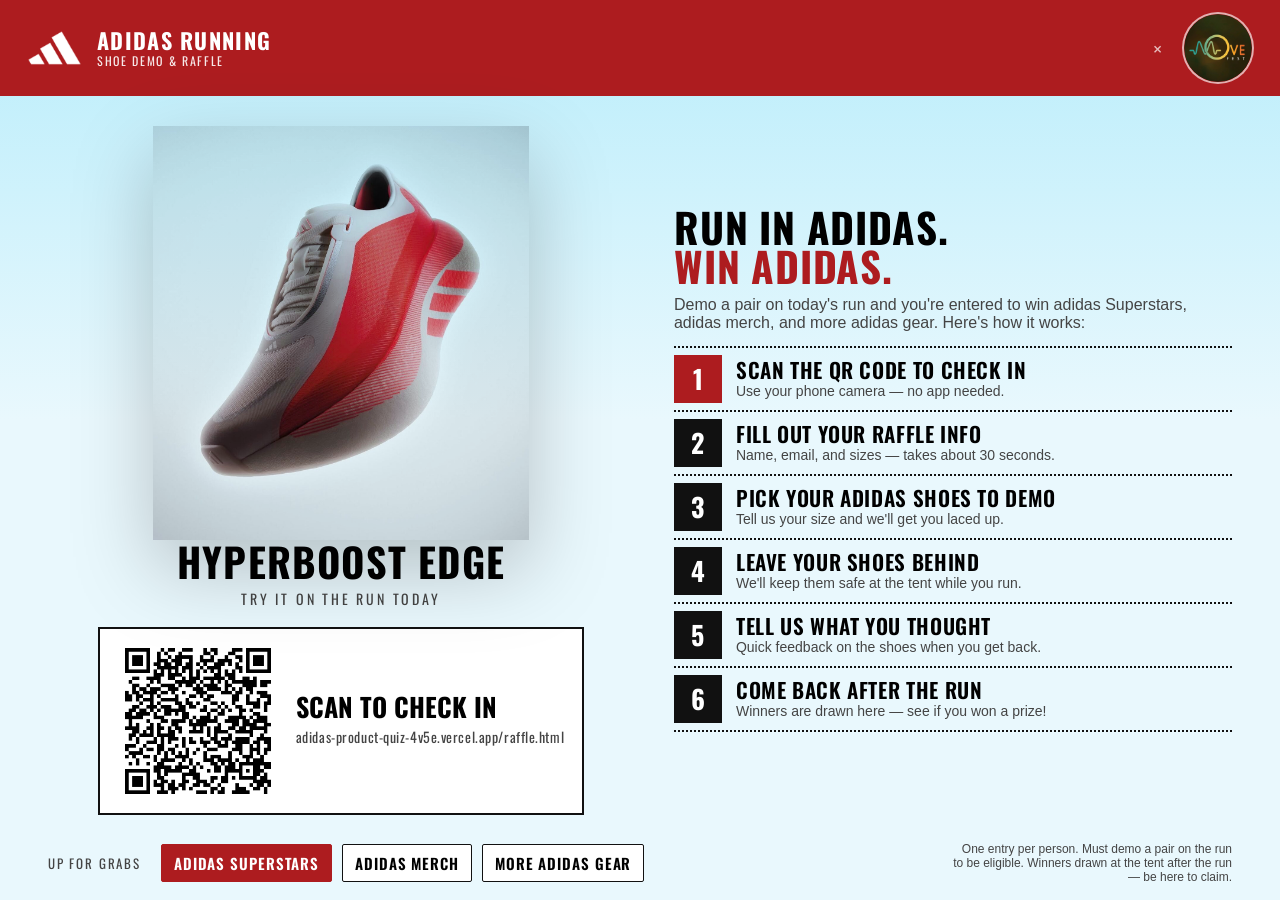
<file: movefest.html>
<!DOCTYPE html>
<html lang="en">
<head>
<meta charset="UTF-8" />
<meta name="viewport" content="width=device-width, initial-scale=1" />
<title>adidas Running × Move Fest — Shoe Demo &amp; Raffle</title>
<link rel="preconnect" href="https://fonts.googleapis.com" />
<link href="https://fonts.googleapis.com/css2?family=Oswald:wght@300;400;500;600;700&display=swap" rel="stylesheet" />
<link rel="stylesheet" href="css/styles.css" />
<link rel="stylesheet" href="css/movefest.css" />
</head>
<body>
<div class="mf-display">

  <header class="mf-header">
    <div class="mf-lockup">
      <img class="logo" src="images/adidas-logo-white.png" alt="adidas" />
      <div>
        <div class="brand">adidas Running</div>
        <div class="eyebrow">Shoe Demo &amp; Raffle</div>
      </div>
    </div>
    <div class="mf-lockup">
      <span class="mf-x">×</span>
      <img class="mf-fest" src="images/movefest-logo.png" alt="Move Fest" />
    </div>
  </header>

  <main class="mf-stage">
    <div class="mf-hero">
      <img class="shoe" src="images/hyperboost-edge-hero.jpg" alt="adidas Hyperboost Edge" />
      <div class="mf-shoe-name">Hyperboost Edge</div>
      <div class="mf-shoe-sub">Try it on the run today</div>

      <div class="mf-qr-row">
        <img class="mf-qr" src="images/movefest-raffle-qr.png" alt="QR code to the raffle check-in form" />
        <div class="mf-qr-txt">
          <div class="big">Scan to check in</div>
          <div class="url">adidas-product-quiz-4v5e.vercel.app/raffle.html</div>
        </div>
      </div>
    </div>

    <div>
      <h1 class="mf-title">Run in adidas.<br /><span>Win adidas.</span></h1>
      <p class="mf-sub">
        Demo a pair on today's run and you're entered to win adidas Superstars,
        adidas merch, and more adidas gear. Here's how it works:
      </p>

      <ol class="mf-steps">
        <li class="go"><div class="n">1</div><div><div class="t">Scan the QR code to check in</div><div class="d">Use your phone camera — no app needed.</div></div></li>
        <li><div class="n">2</div><div><div class="t">Fill out your raffle info</div><div class="d">Name, email, and sizes — takes about 30 seconds.</div></div></li>
        <li><div class="n">3</div><div><div class="t">Pick your adidas shoes to demo</div><div class="d">Tell us your size and we'll get you laced up.</div></div></li>
        <li><div class="n">4</div><div><div class="t">Leave your shoes behind</div><div class="d">We'll keep them safe at the tent while you run.</div></div></li>
        <li><div class="n">5</div><div><div class="t">Tell us what you thought</div><div class="d">Quick feedback on the shoes when you get back.</div></div></li>
        <li><div class="n">6</div><div><div class="t">Come back after the run</div><div class="d">Winners are drawn here — see if you won a prize!</div></div></li>
      </ol>

    </div>
  </main>

  <footer class="mf-foot">
    <div class="mf-prizes">
      <span class="lbl">Up for grabs</span>
      <span class="mf-prize hot">adidas Superstars</span>
      <span class="mf-prize">adidas Merch</span>
      <span class="mf-prize">More adidas Gear</span>
    </div>
    <div class="fine">One entry per person. Must demo a pair on the run to be eligible. Winners drawn at the tent after the run — be here to claim.</div>
  </footer>

</div>
</body>
</html>
</file>
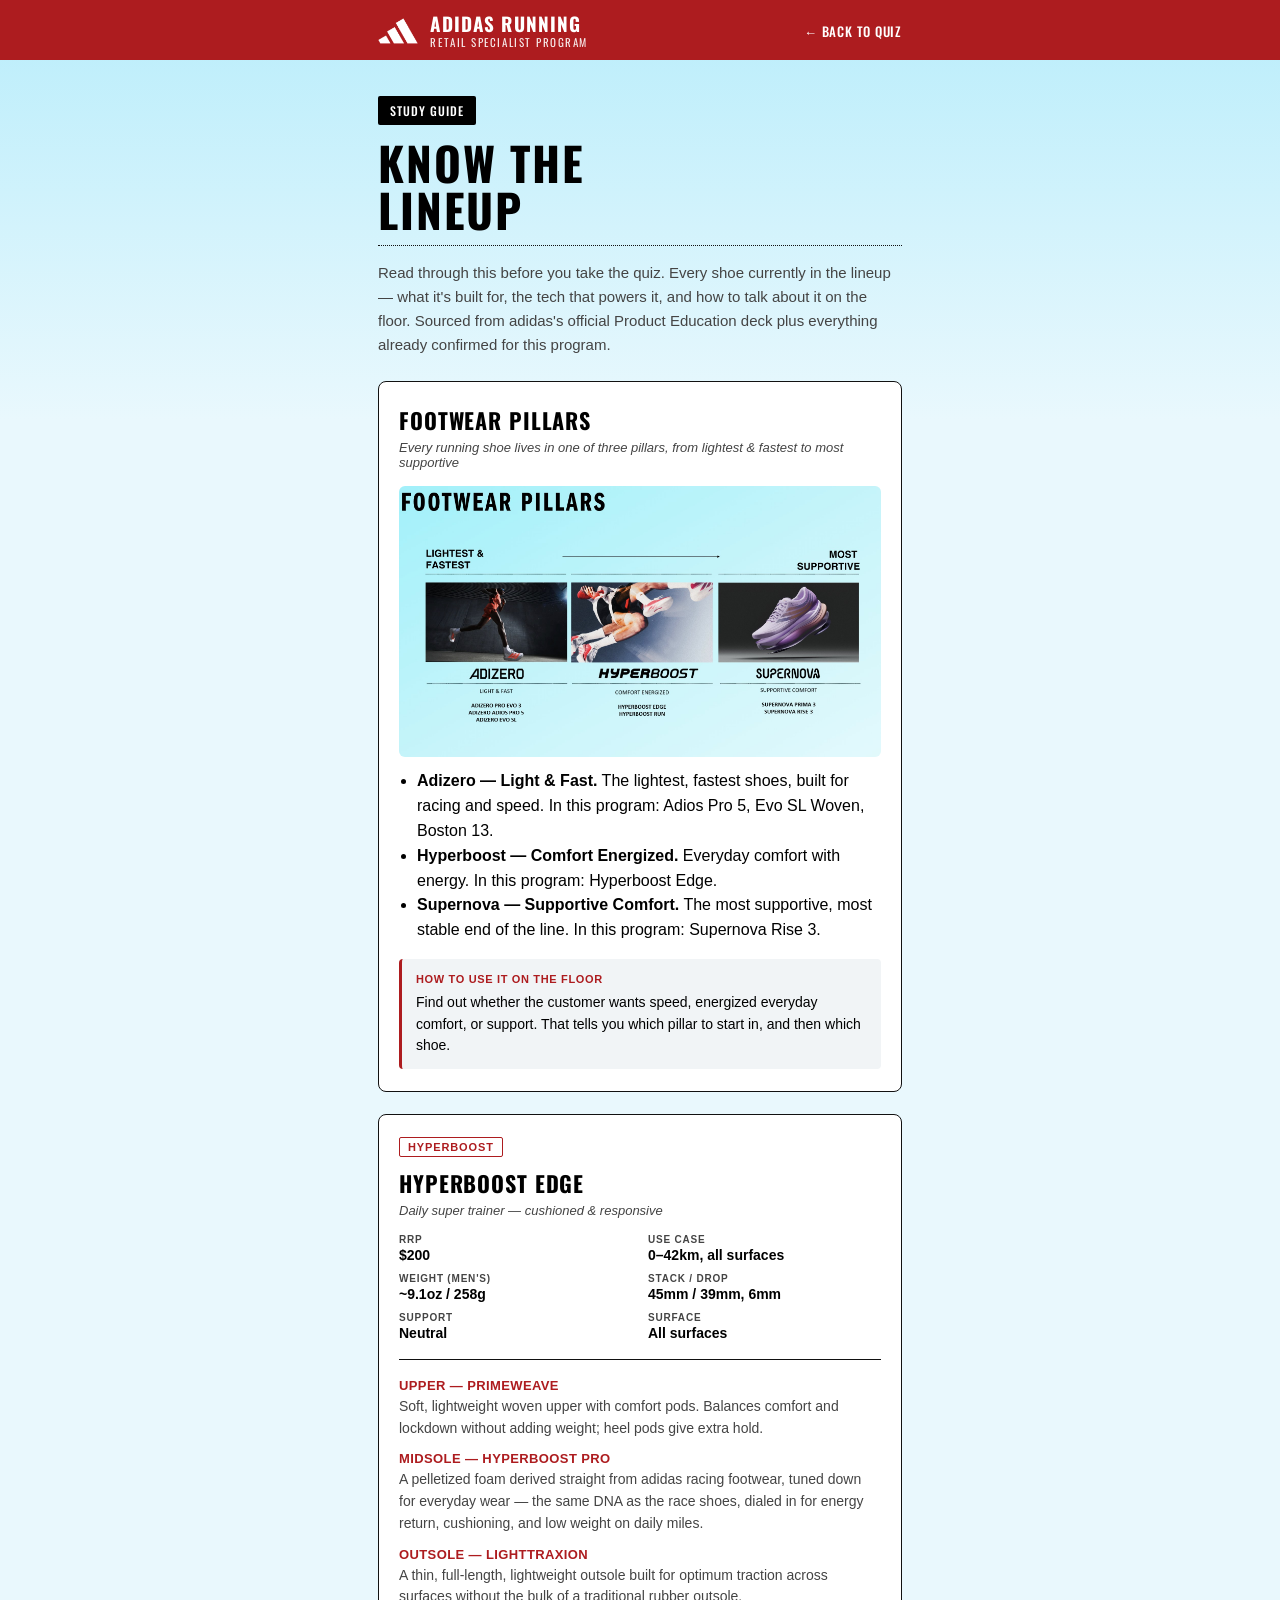
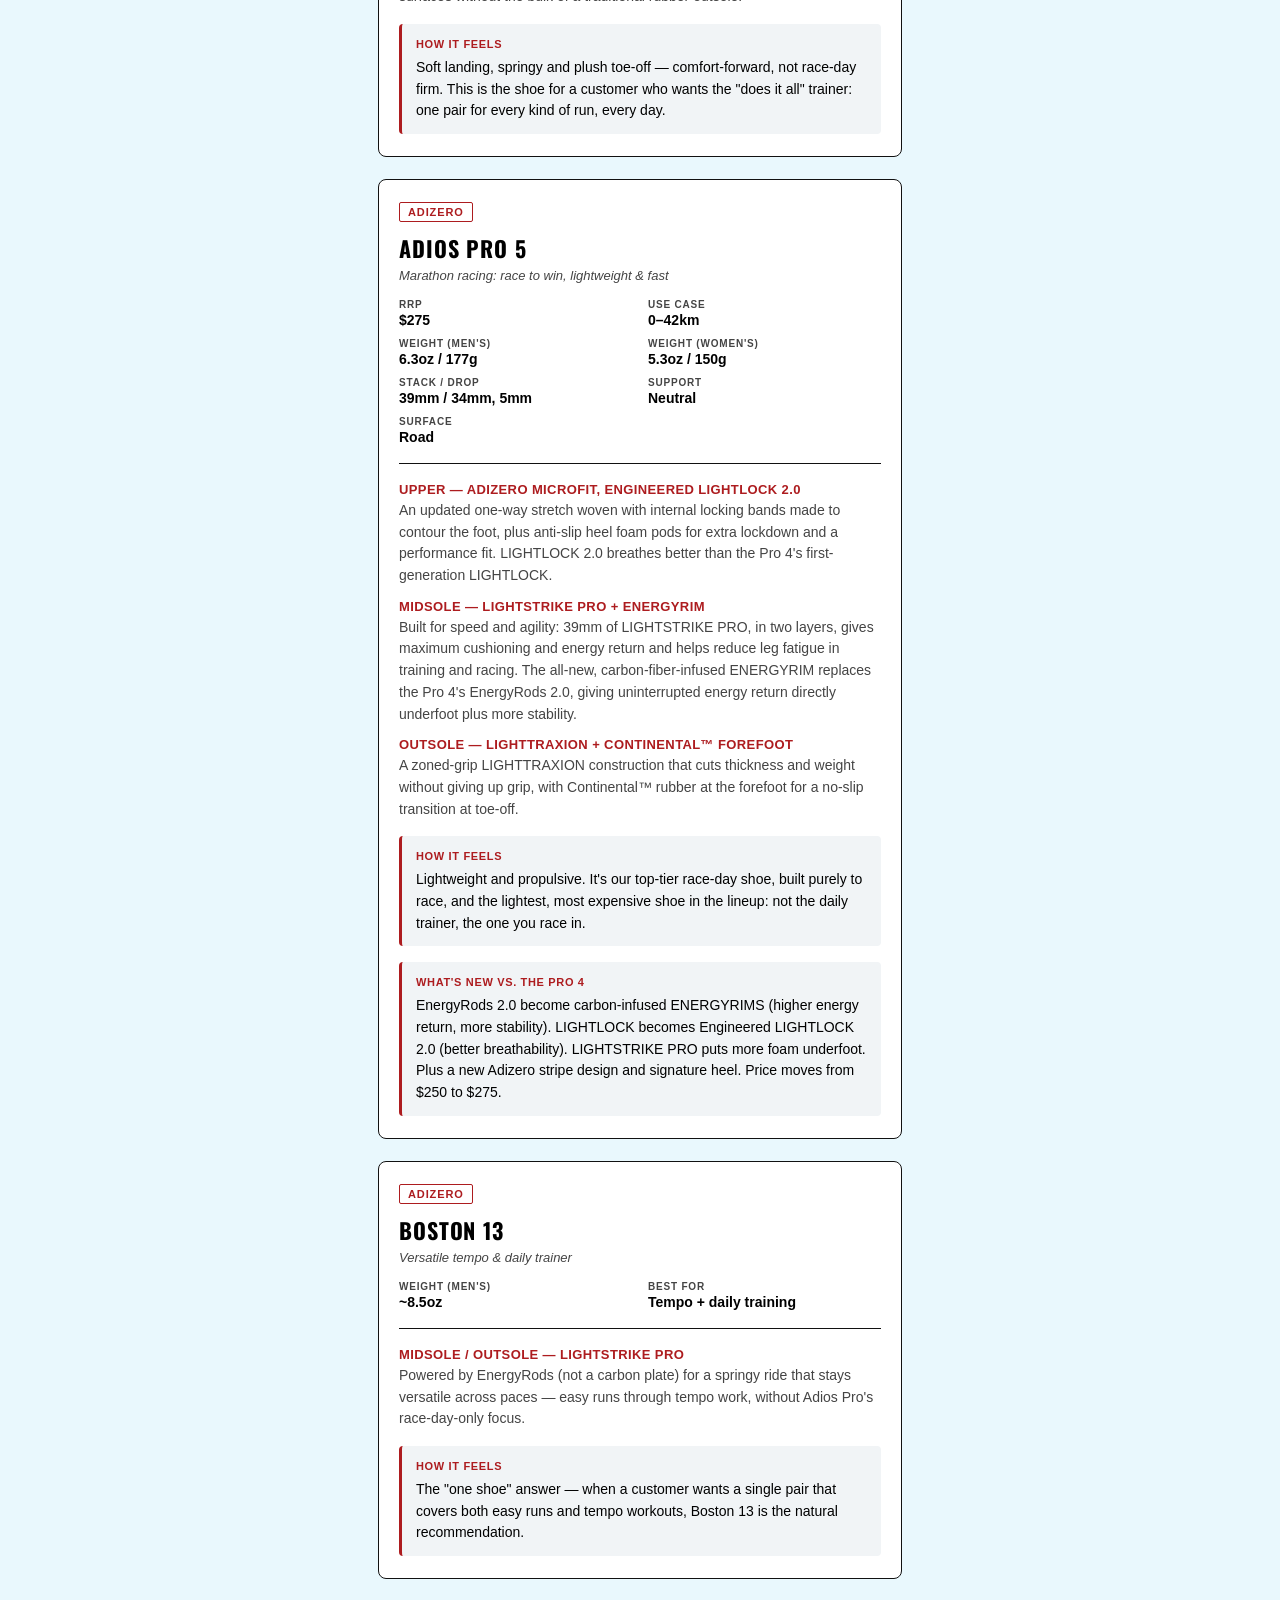
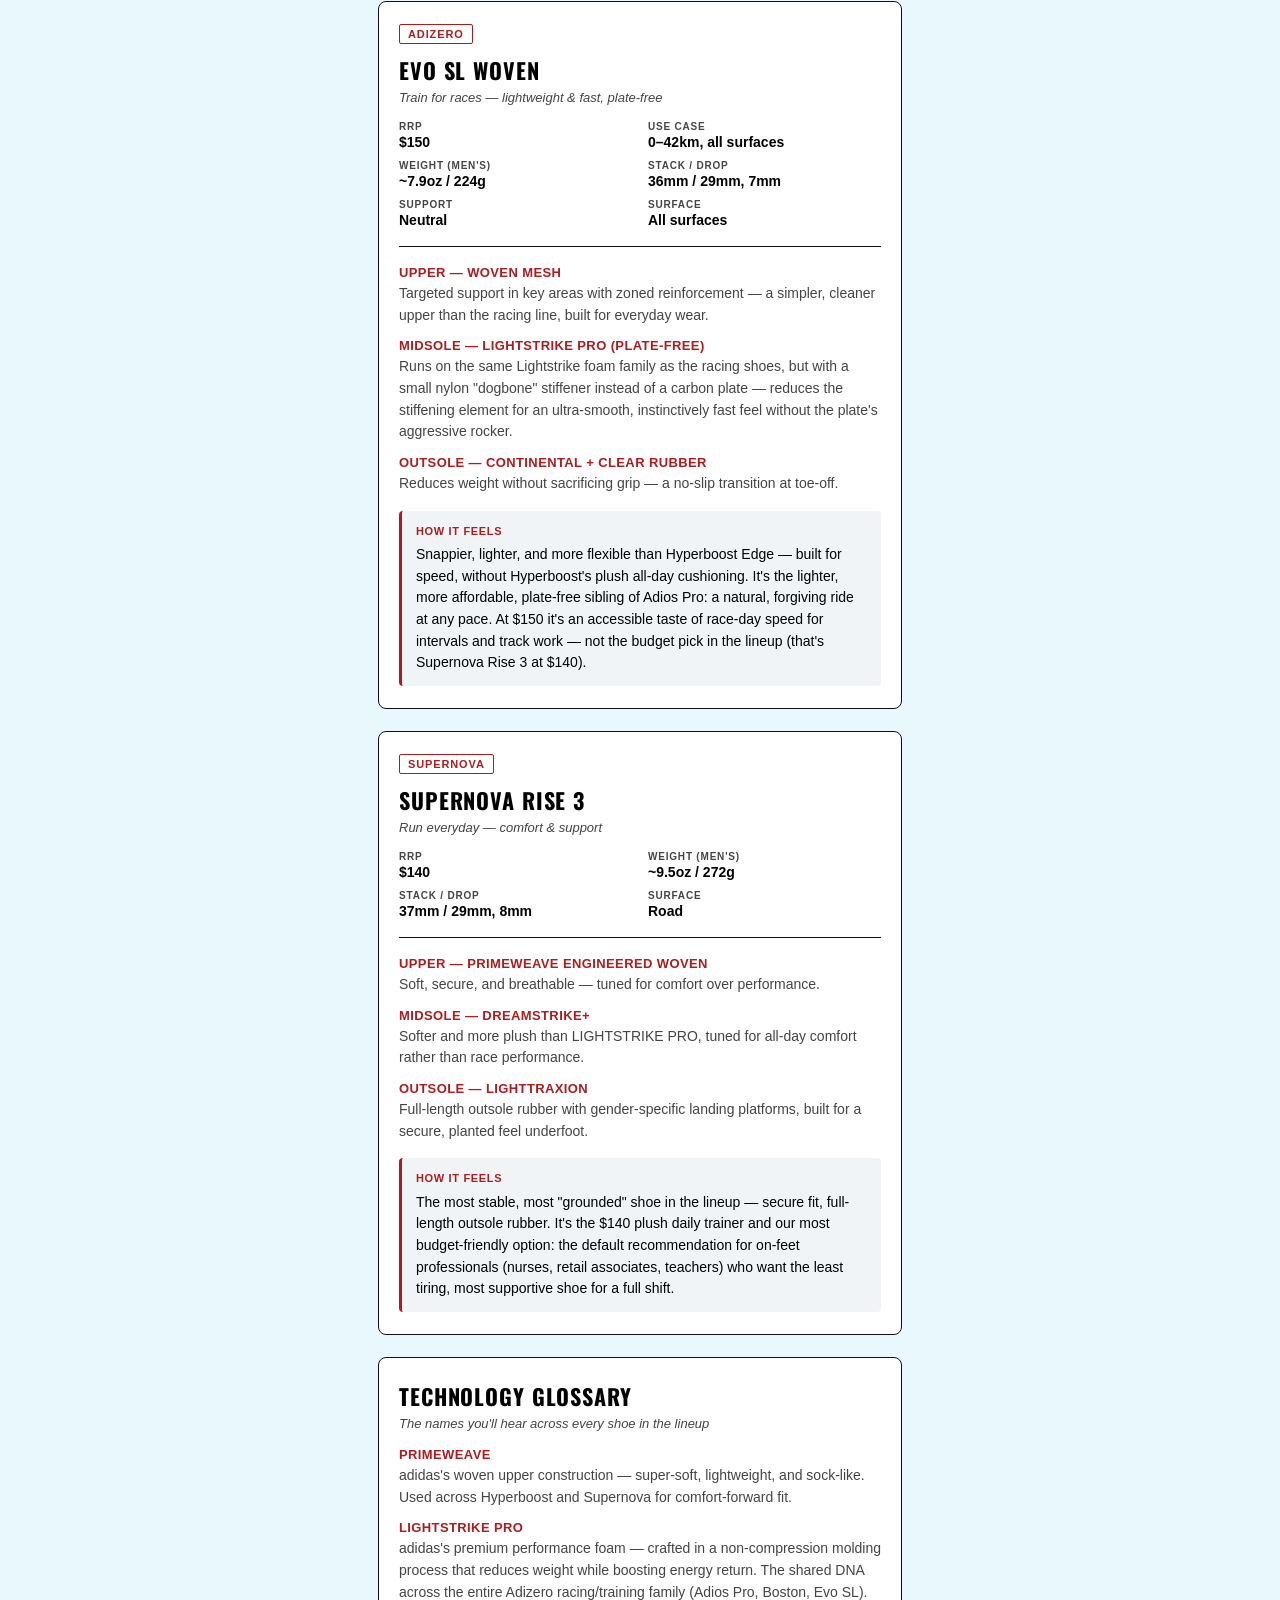
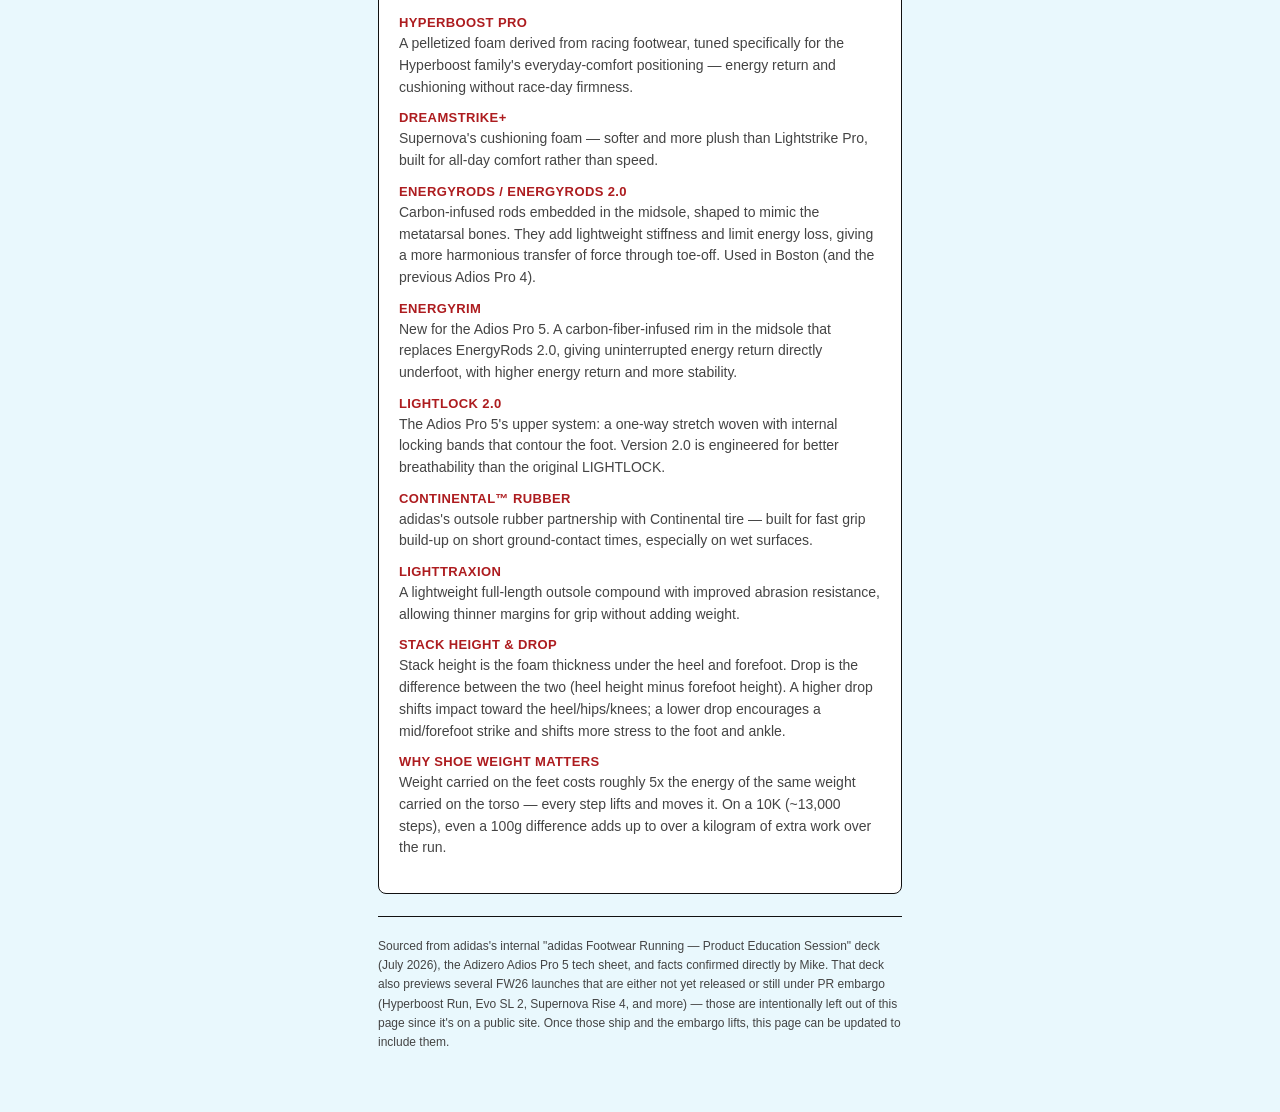
<file: study-guide.html>
<!DOCTYPE html>
<html lang="en">
<head>
<meta charset="UTF-8" />
<meta name="viewport" content="width=device-width, initial-scale=1, maximum-scale=1" />
<title>adidas Running — Study Guide</title>
<link rel="preconnect" href="https://fonts.googleapis.com" />
<link href="https://fonts.googleapis.com/css2?family=Oswald:wght@400;500;600;700&display=swap" rel="stylesheet" />
<link rel="stylesheet" href="css/styles.css" />
</head>
<body>

<div class="app">
  <div class="header">
    <div class="header-top">
      <div class="header-lockup">
        <img class="logo" src="images/adidas-logo-white.png" alt="adidas" />
        <div>
          <div class="brand">adidas Running</div>
          <div class="eyebrow">Retail Specialist Program</div>
        </div>
      </div>
      <a class="home-link" href="index.html">&larr; Back to Quiz</a>
    </div>
  </div>

  <section class="screen">
    <div class="badge-pill">Study Guide</div>
    <h1 class="title">KNOW THE<br />LINEUP</h1>
    <p class="subtext">
      Read through this before you take the quiz. Every shoe currently in
      the lineup — what it's built for, the tech that powers it, and how to
      talk about it on the floor. Sourced from adidas's official Product
      Education deck plus everything already confirmed for this program.
    </p>

    <div class="shoe-block">
      <h2>Footwear Pillars</h2>
      <div class="shoe-tagline">Every running shoe lives in one of three pillars, from lightest &amp; fastest to most supportive</div>
      <figure class="pillars-figure">
        <a href="images/footwear-pillars.jpg" target="_blank" rel="noopener"><img src="images/footwear-pillars.jpg" alt="adidas Footwear Pillars: Adizero, Light and Fast; Hyperboost, Comfort Energized; Supernova, Supportive Comfort, including Supernova Prima 3 and Supernova Rise 3" loading="lazy" /></a>
      </figure>
      <ul class="pillars-list">
        <li><strong>Adizero — Light &amp; Fast.</strong> The lightest, fastest shoes, built for racing and speed. In this program: Adios Pro 5, Evo SL Woven, Boston 13.</li>
        <li><strong>Hyperboost — Comfort Energized.</strong> Everyday comfort with energy. In this program: Hyperboost Edge.</li>
        <li><strong>Supernova — Supportive Comfort.</strong> The most supportive, most stable end of the line. In this program: Supernova Rise 3.</li>
      </ul>
      <div class="sell-line">
        <strong>How to use it on the floor</strong>
        Find out whether the customer wants speed, energized everyday comfort, or support. That tells you which pillar to start in, and then which shoe.
      </div>
    </div>

    <div class="shoe-block">
      <div class="franchise-tag">Hyperboost</div>
      <h2>Hyperboost Edge</h2>
      <div class="shoe-tagline">Daily super trainer — cushioned &amp; responsive</div>

      <div class="spec-grid">
        <div class="spec-item"><div class="spec-label">RRP</div><div class="spec-value">$200</div></div>
        <div class="spec-item"><div class="spec-label">Use case</div><div class="spec-value">0–42km, all surfaces</div></div>
        <div class="spec-item"><div class="spec-label">Weight (men's)</div><div class="spec-value">~9.1oz / 258g</div></div>
        <div class="spec-item"><div class="spec-label">Stack / Drop</div><div class="spec-value">45mm / 39mm, 6mm</div></div>
        <div class="spec-item"><div class="spec-label">Support</div><div class="spec-value">Neutral</div></div>
        <div class="spec-item"><div class="spec-label">Surface</div><div class="spec-value">All surfaces</div></div>
      </div>

      <div class="tech-callout">
        <div class="tech-name">Upper — PRIMEWEAVE</div>
        <p>Soft, lightweight woven upper with comfort pods. Balances comfort and lockdown without adding weight; heel pods give extra hold.</p>
      </div>
      <div class="tech-callout">
        <div class="tech-name">Midsole — Hyperboost Pro</div>
        <p>A pelletized foam derived straight from adidas racing footwear, tuned down for everyday wear — the same DNA as the race shoes, dialed in for energy return, cushioning, and low weight on daily miles.</p>
      </div>
      <div class="tech-callout">
        <div class="tech-name">Outsole — LIGHTTRAXION</div>
        <p>A thin, full-length, lightweight outsole built for optimum traction across surfaces without the bulk of a traditional rubber outsole.</p>
      </div>

      <div class="sell-line">
        <strong>How it feels</strong>
        Soft landing, springy and plush toe-off — comfort-forward, not race-day firm. This is the shoe for a customer who wants the "does it all" trainer: one pair for every kind of run, every day.
      </div>
    </div>

    <div class="shoe-block">
      <div class="franchise-tag">Adizero</div>
      <h2>Adios Pro 5</h2>
      <div class="shoe-tagline">Marathon racing: race to win, lightweight &amp; fast</div>

      <div class="spec-grid">
        <div class="spec-item"><div class="spec-label">RRP</div><div class="spec-value">$275</div></div>
        <div class="spec-item"><div class="spec-label">Use case</div><div class="spec-value">0–42km</div></div>
        <div class="spec-item"><div class="spec-label">Weight (men's)</div><div class="spec-value">6.3oz / 177g</div></div>
        <div class="spec-item"><div class="spec-label">Weight (women's)</div><div class="spec-value">5.3oz / 150g</div></div>
        <div class="spec-item"><div class="spec-label">Stack / Drop</div><div class="spec-value">39mm / 34mm, 5mm</div></div>
        <div class="spec-item"><div class="spec-label">Support</div><div class="spec-value">Neutral</div></div>
        <div class="spec-item"><div class="spec-label">Surface</div><div class="spec-value">Road</div></div>
      </div>

      <div class="tech-callout">
        <div class="tech-name">Upper — Adizero microfit, Engineered LIGHTLOCK 2.0</div>
        <p>An updated one-way stretch woven with internal locking bands made to contour the foot, plus anti-slip heel foam pods for extra lockdown and a performance fit. LIGHTLOCK 2.0 breathes better than the Pro 4's first-generation LIGHTLOCK.</p>
      </div>
      <div class="tech-callout">
        <div class="tech-name">Midsole — LIGHTSTRIKE PRO + ENERGYRIM</div>
        <p>Built for speed and agility: 39mm of LIGHTSTRIKE PRO, in two layers, gives maximum cushioning and energy return and helps reduce leg fatigue in training and racing. The all-new, carbon-fiber-infused ENERGYRIM replaces the Pro 4's EnergyRods 2.0, giving uninterrupted energy return directly underfoot plus more stability.</p>
      </div>
      <div class="tech-callout">
        <div class="tech-name">Outsole — LIGHTTRAXION + Continental™ forefoot</div>
        <p>A zoned-grip LIGHTTRAXION construction that cuts thickness and weight without giving up grip, with Continental™ rubber at the forefoot for a no-slip transition at toe-off.</p>
      </div>

      <div class="sell-line">
        <strong>How it feels</strong>
        Lightweight and propulsive. It's our top-tier race-day shoe, built purely to race, and the lightest, most expensive shoe in the lineup: not the daily trainer, the one you race in.
      </div>
      <div class="sell-line">
        <strong>What's new vs. the Pro 4</strong>
        EnergyRods 2.0 become carbon-infused ENERGYRIMS (higher energy return, more stability). LIGHTLOCK becomes Engineered LIGHTLOCK 2.0 (better breathability). LIGHTSTRIKE PRO puts more foam underfoot. Plus a new Adizero stripe design and signature heel. Price moves from $250 to $275.
      </div>
    </div>

    <div class="shoe-block">
      <div class="franchise-tag">Adizero</div>
      <h2>Boston 13</h2>
      <div class="shoe-tagline">Versatile tempo &amp; daily trainer</div>

      <div class="spec-grid">
        <div class="spec-item"><div class="spec-label">Weight (men's)</div><div class="spec-value">~8.5oz</div></div>
        <div class="spec-item"><div class="spec-label">Best for</div><div class="spec-value">Tempo + daily training</div></div>
      </div>

      <div class="tech-callout">
        <div class="tech-name">Midsole / Outsole — LIGHTSTRIKE PRO</div>
        <p>Powered by EnergyRods (not a carbon plate) for a springy ride that stays versatile across paces — easy runs through tempo work, without Adios Pro's race-day-only focus.</p>
      </div>

      <div class="sell-line">
        <strong>How it feels</strong>
        The "one shoe" answer — when a customer wants a single pair that covers both easy runs and tempo workouts, Boston 13 is the natural recommendation.
      </div>
    </div>

    <div class="shoe-block">
      <div class="franchise-tag">Adizero</div>
      <h2>Evo SL Woven</h2>
      <div class="shoe-tagline">Train for races — lightweight &amp; fast, plate-free</div>

      <div class="spec-grid">
        <div class="spec-item"><div class="spec-label">RRP</div><div class="spec-value">$150</div></div>
        <div class="spec-item"><div class="spec-label">Use case</div><div class="spec-value">0–42km, all surfaces</div></div>
        <div class="spec-item"><div class="spec-label">Weight (men's)</div><div class="spec-value">~7.9oz / 224g</div></div>
        <div class="spec-item"><div class="spec-label">Stack / Drop</div><div class="spec-value">36mm / 29mm, 7mm</div></div>
        <div class="spec-item"><div class="spec-label">Support</div><div class="spec-value">Neutral</div></div>
        <div class="spec-item"><div class="spec-label">Surface</div><div class="spec-value">All surfaces</div></div>
      </div>

      <div class="tech-callout">
        <div class="tech-name">Upper — Woven mesh</div>
        <p>Targeted support in key areas with zoned reinforcement — a simpler, cleaner upper than the racing line, built for everyday wear.</p>
      </div>
      <div class="tech-callout">
        <div class="tech-name">Midsole — LIGHTSTRIKE PRO (plate-free)</div>
        <p>Runs on the same Lightstrike foam family as the racing shoes, but with a small nylon "dogbone" stiffener instead of a carbon plate — reduces the stiffening element for an ultra-smooth, instinctively fast feel without the plate's aggressive rocker.</p>
      </div>
      <div class="tech-callout">
        <div class="tech-name">Outsole — Continental + clear rubber</div>
        <p>Reduces weight without sacrificing grip — a no-slip transition at toe-off.</p>
      </div>

      <div class="sell-line">
        <strong>How it feels</strong>
        Snappier, lighter, and more flexible than Hyperboost Edge — built for speed, without Hyperboost's plush all-day cushioning. It's the lighter, more affordable, plate-free sibling of Adios Pro: a natural, forgiving ride at any pace. At $150 it's an accessible taste of race-day speed for intervals and track work — not the budget pick in the lineup (that's Supernova Rise 3 at $140).
      </div>
    </div>

    <div class="shoe-block">
      <div class="franchise-tag">Supernova</div>
      <h2>Supernova Rise 3</h2>
      <div class="shoe-tagline">Run everyday — comfort &amp; support</div>

      <div class="spec-grid">
        <div class="spec-item"><div class="spec-label">RRP</div><div class="spec-value">$140</div></div>
        <div class="spec-item"><div class="spec-label">Weight (men's)</div><div class="spec-value">~9.5oz / 272g</div></div>
        <div class="spec-item"><div class="spec-label">Stack / Drop</div><div class="spec-value">37mm / 29mm, 8mm</div></div>
        <div class="spec-item"><div class="spec-label">Surface</div><div class="spec-value">Road</div></div>
      </div>

      <div class="tech-callout">
        <div class="tech-name">Upper — PRIMEWEAVE engineered woven</div>
        <p>Soft, secure, and breathable — tuned for comfort over performance.</p>
      </div>
      <div class="tech-callout">
        <div class="tech-name">Midsole — Dreamstrike+</div>
        <p>Softer and more plush than LIGHTSTRIKE PRO, tuned for all-day comfort rather than race performance.</p>
      </div>
      <div class="tech-callout">
        <div class="tech-name">Outsole — LIGHTTRAXION</div>
        <p>Full-length outsole rubber with gender-specific landing platforms, built for a secure, planted feel underfoot.</p>
      </div>

      <div class="sell-line">
        <strong>How it feels</strong>
        The most stable, most "grounded" shoe in the lineup — secure fit, full-length outsole rubber. It's the $140 plush daily trainer and our most budget-friendly option: the default recommendation for on-feet professionals (nurses, retail associates, teachers) who want the least tiring, most supportive shoe for a full shift.
      </div>
    </div>

    <div class="shoe-block">
      <h2>Technology Glossary</h2>
      <div class="shoe-tagline">The names you'll hear across every shoe in the lineup</div>

      <div class="tech-callout">
        <div class="tech-name">PRIMEWEAVE</div>
        <p>adidas's woven upper construction — super-soft, lightweight, and sock-like. Used across Hyperboost and Supernova for comfort-forward fit.</p>
      </div>
      <div class="tech-callout">
        <div class="tech-name">LIGHTSTRIKE PRO</div>
        <p>adidas's premium performance foam — crafted in a non-compression molding process that reduces weight while boosting energy return. The shared DNA across the entire Adizero racing/training family (Adios Pro, Boston, Evo SL).</p>
      </div>
      <div class="tech-callout">
        <div class="tech-name">HYPERBOOST PRO</div>
        <p>A pelletized foam derived from racing footwear, tuned specifically for the Hyperboost family's everyday-comfort positioning — energy return and cushioning without race-day firmness.</p>
      </div>
      <div class="tech-callout">
        <div class="tech-name">DREAMSTRIKE+</div>
        <p>Supernova's cushioning foam — softer and more plush than Lightstrike Pro, built for all-day comfort rather than speed.</p>
      </div>
      <div class="tech-callout">
        <div class="tech-name">EnergyRods / EnergyRods 2.0</div>
        <p>Carbon-infused rods embedded in the midsole, shaped to mimic the metatarsal bones. They add lightweight stiffness and limit energy loss, giving a more harmonious transfer of force through toe-off. Used in Boston (and the previous Adios Pro 4).</p>
      </div>
      <div class="tech-callout">
        <div class="tech-name">ENERGYRIM</div>
        <p>New for the Adios Pro 5. A carbon-fiber-infused rim in the midsole that replaces EnergyRods 2.0, giving uninterrupted energy return directly underfoot, with higher energy return and more stability.</p>
      </div>
      <div class="tech-callout">
        <div class="tech-name">LIGHTLOCK 2.0</div>
        <p>The Adios Pro 5's upper system: a one-way stretch woven with internal locking bands that contour the foot. Version 2.0 is engineered for better breathability than the original LIGHTLOCK.</p>
      </div>
      <div class="tech-callout">
        <div class="tech-name">Continental™ rubber</div>
        <p>adidas's outsole rubber partnership with Continental tire — built for fast grip build-up on short ground-contact times, especially on wet surfaces.</p>
      </div>
      <div class="tech-callout">
        <div class="tech-name">LIGHTTRAXION</div>
        <p>A lightweight full-length outsole compound with improved abrasion resistance, allowing thinner margins for grip without adding weight.</p>
      </div>
      <div class="tech-callout">
        <div class="tech-name">Stack height &amp; drop</div>
        <p>Stack height is the foam thickness under the heel and forefoot. Drop is the difference between the two (heel height minus forefoot height). A higher drop shifts impact toward the heel/hips/knees; a lower drop encourages a mid/forefoot strike and shifts more stress to the foot and ankle.</p>
      </div>
      <div class="tech-callout">
        <div class="tech-name">Why shoe weight matters</div>
        <p>Weight carried on the feet costs roughly 5x the energy of the same weight carried on the torso — every step lifts and moves it. On a 10K (~13,000 steps), even a 100g difference adds up to over a kilogram of extra work over the run.</p>
      </div>
    </div>

    <p class="source-note">
      Sourced from adidas's internal "adidas Footwear Running — Product
      Education Session" deck (July 2026), the Adizero Adios Pro 5 tech
      sheet, and facts confirmed directly by Mike. That deck also previews several FW26 launches that are either
      not yet released or still under PR embargo (Hyperboost Run, Evo SL 2,
      Supernova Rise 4, and more) — those are intentionally
      left out of this page since it's on a public site. Once those ship
      and the embargo lifts, this page can be updated to include them.
    </p>
  </section>
</div>

</body>
</html>
</file>
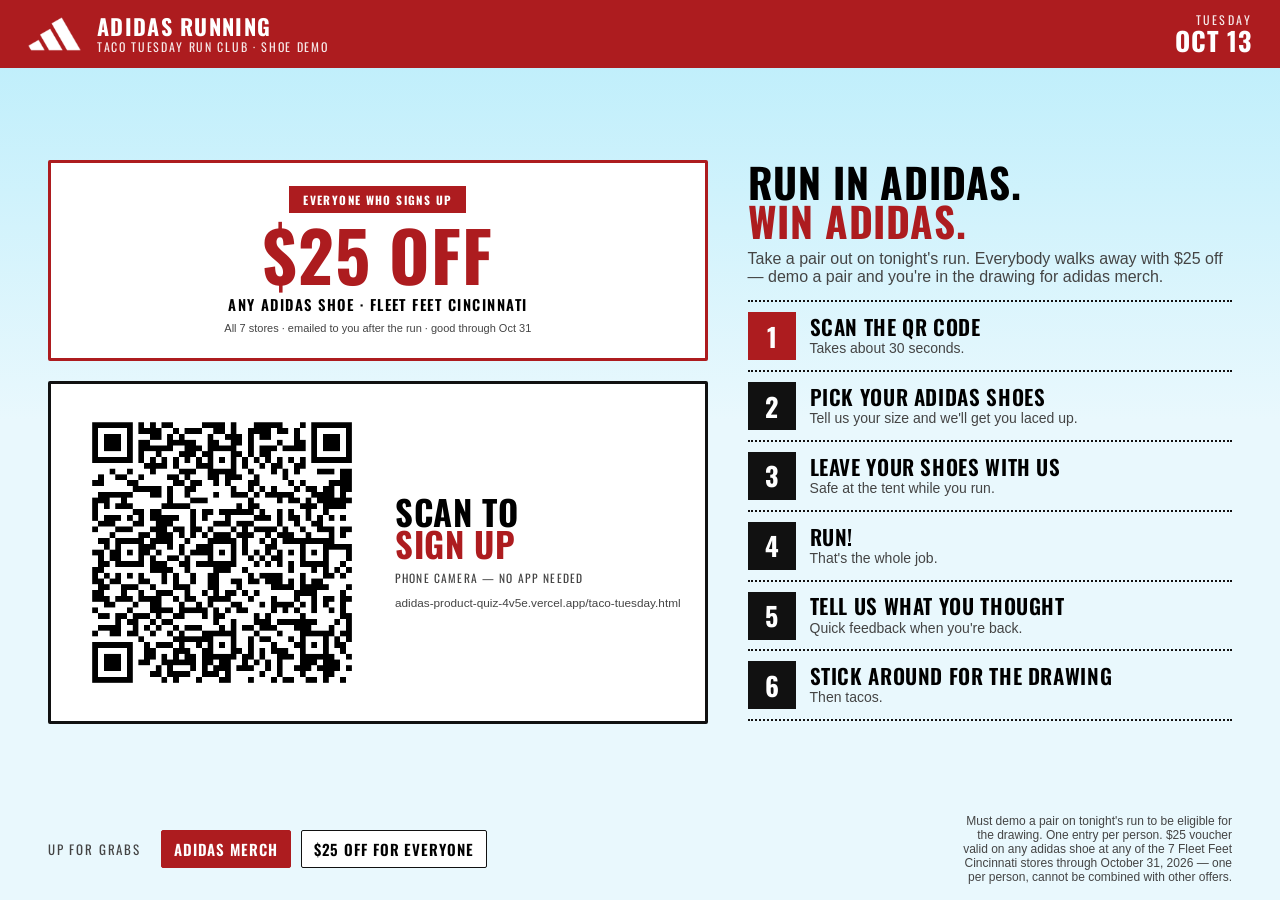
<file: taco-tuesday-display.html>
<!DOCTYPE html>
<html lang="en">
<head>
<meta charset="UTF-8" />
<meta name="viewport" content="width=device-width, initial-scale=1" />
<title>adidas Running × Taco Tuesday Run Club — Demo &amp; Win</title>
<link rel="preconnect" href="https://fonts.googleapis.com" />
<link href="https://fonts.googleapis.com/css2?family=Oswald:wght@300;400;500;600;700&display=swap" rel="stylesheet" />
<link rel="stylesheet" href="css/styles.css" />
<link rel="stylesheet" href="css/movefest.css" />
<style>
  /* Taco Tuesday display sign (2026-10-13) — layers on movefest.css */
  .tt-date {
    text-align: right; font-family: var(--font-display); text-transform: uppercase; line-height: 1.05;
  }
  .tt-date .d1 { font-size: 12px; letter-spacing: .18em; opacity: .9; }
  .tt-date .d2 { font-size: 26px; font-weight: 700; letter-spacing: .03em; }

  .tt-offer {
    border: 3px solid var(--accent); border-radius: var(--radius); background: #fff;
    padding: clamp(18px, 2.6vh, 34px) 22px; text-align: center; margin-bottom: clamp(16px, 2.2vh, 26px);
  }
  .tt-offer .big {
    font-family: var(--font-display); font-weight: 700; text-transform: uppercase;
    color: var(--accent); line-height: .9; letter-spacing: .01em;
    font-size: clamp(42px, 5.4vw, 82px);
  }
  .tt-offer .sub {
    font-family: var(--font-display); font-weight: 600; text-transform: uppercase;
    letter-spacing: .1em; font-size: clamp(13px, 1.15vw, 17px); margin-top: 8px;
  }
  .tt-offer .fine {
    font-size: clamp(11px, .85vw, 13px); color: var(--text-dim); margin-top: 7px;
  }
  .tt-everyone {
    display: inline-block; background: var(--accent); color: #fff;
    font-family: var(--font-display); font-weight: 700; text-transform: uppercase;
    letter-spacing: .12em; font-size: clamp(11px, .9vw, 14px);
    padding: 5px 14px; margin-bottom: 10px;
  }

  .tt-scan {
    display: flex; align-items: center; gap: clamp(18px, 2vw, 30px); justify-content: center;
    border: 3px solid var(--border); border-radius: var(--radius);
    background: #fff; padding: clamp(18px, 2.4vh, 30px) 24px;
  }
  .tt-scan img { width: clamp(190px, 23vw, 340px); height: auto; display: block; }
  .tt-scan .t .k {
    font-family: var(--font-display); font-weight: 700; text-transform: uppercase;
    font-size: clamp(26px, 2.7vw, 44px); line-height: .95; letter-spacing: .02em;
  }
  .tt-scan .t .k span { color: var(--accent); }
  .tt-scan .t .u {
    font-family: var(--font-body); font-size: clamp(10px, .92vw, 14px);
    color: var(--text-dim); margin-top: 10px; white-space: nowrap;
  }
  .tt-scan .t .n {
    font-family: var(--font-display); text-transform: uppercase; letter-spacing: .1em;
    font-size: clamp(11px, .9vw, 14px); color: var(--text-dim); margin-top: 8px;
  }

  .mf-stage > div:last-child { display: flex; flex-direction: column; justify-content: center; }
  .mf-stage .mf-steps { margin-top: auto; margin-bottom: auto; }
  .mf-stage .mf-steps li { padding: clamp(7px, 1.1vh, 14px) 0; }

  /* short landscape screens (iPad, small laptops) — keep it to one screen */
  @media (max-height: 820px) and (min-width: 901px) {
    .mf-stage { padding-top: 12px; padding-bottom: 6px; gap: 26px; }
    .tt-offer { padding: 14px 18px; margin-bottom: 12px; }
    .tt-scan { padding: 14px 18px; }
    .mf-sub { margin: 8px 0 10px; }
    .mf-foot { padding-top: 6px; padding-bottom: 8px; }
    .mf-foot .fine { font-size: 10px; }
  }

  @media (max-width: 900px) {
    .mf-stage { grid-template-columns: 1fr !important; padding: 18px 20px 10px; }
    .tt-scan { flex-direction: column; gap: 14px; text-align: center; }
  }

  @media print {
    @page { size: landscape; margin: 10mm; }
    body { background: #fff !important; }
    .mf-display { min-height: auto; }
    .tt-scan, .tt-offer { break-inside: avoid; }
  }
</style>
</head>
<body>
<div class="mf-display">

  <header class="mf-header">
    <div class="mf-lockup">
      <img class="logo" src="images/adidas-logo-white.png" alt="adidas" />
      <div>
        <div class="brand">adidas Running</div>
        <div class="eyebrow">Taco Tuesday Run Club · Shoe Demo</div>
      </div>
    </div>
    <div class="tt-date">
      <div class="d1">Tuesday</div>
      <div class="d2">Oct 13</div>
    </div>
  </header>

  <main class="mf-stage">

    <!-- LEFT: the offer + QR -->
    <div>
      <div class="tt-offer">
        <div class="tt-everyone">Everyone who signs up</div>
        <div class="big">$25 off</div>
        <div class="sub">Any adidas shoe · Fleet Feet Cincinnati</div>
        <div class="fine">All 7 stores · emailed to you after the run · good through Oct 31</div>
      </div>

      <div class="tt-scan">
        <img src="images/taco-tuesday-qr.png" alt="QR code to the Taco Tuesday sign-up form" />
        <div class="t">
          <div class="k">Scan to<br /><span>sign up</span></div>
          <div class="n">Phone camera — no app needed</div>
          <div class="u">adidas-product-quiz-4v5e.vercel.app/taco-tuesday.html</div>
        </div>
      </div>
    </div>

    <!-- RIGHT: the pitch + steps -->
    <div>
      <h1 class="mf-title">Run in adidas.<br /><span>Win adidas.</span></h1>
      <p class="mf-sub">
        Take a pair out on tonight's run. Everybody walks away with $25 off —
        demo a pair and you're in the drawing for adidas merch.
      </p>

      <ol class="mf-steps">
        <li class="go"><div class="n">1</div><div><div class="t">Scan the QR code</div><div class="d">Takes about 30 seconds.</div></div></li>
        <li><div class="n">2</div><div><div class="t">Pick your adidas shoes</div><div class="d">Tell us your size and we'll get you laced up.</div></div></li>
        <li><div class="n">3</div><div><div class="t">Leave your shoes with us</div><div class="d">Safe at the tent while you run.</div></div></li>
        <li><div class="n">4</div><div><div class="t">Run!</div><div class="d">That's the whole job.</div></div></li>
        <li><div class="n">5</div><div><div class="t">Tell us what you thought</div><div class="d">Quick feedback when you're back.</div></div></li>
        <li><div class="n">6</div><div><div class="t">Stick around for the drawing</div><div class="d">Then tacos.</div></div></li>
      </ol>
    </div>

  </main>

  <footer class="mf-foot">
    <div class="mf-prizes">
      <span class="lbl">Up for grabs</span>
      <span class="mf-prize hot">adidas Merch</span>
      <span class="mf-prize">$25 off for everyone</span>
    </div>
    <div class="fine">Must demo a pair on tonight's run to be eligible for the drawing. One entry per person. $25 voucher valid on any adidas shoe at any of the 7 Fleet Feet Cincinnati stores through October 31, 2026 — one per person, cannot be combined with other offers.</div>
  </footer>

</div>
</body>
</html>
</file>
<file: css/styles.css>
/* css/styles.css
   Mobile-first. Brand pass 2026-09-29: matches adidas's "PRODUCT EDUCATION
   FW26" deck — light cyan-to-white gradient background, black type, dotted
   rules, red header band (from the Hyperboost Edge poster), adidas
   performance logo (extracted from the poster PDF, images/adidas-logo-*.png).
   Type: the deck's headline face is adidasFG Compressed (proprietary,
   embedded only as a subset in the poster) — "Oswald" is the closest free
   match. Body type in the deck is Arial/Calibri, so body is plain Arial.
   See MEMORY.md "Visual language". */

:root {
  --bg: #e9f8fd;            /* deck slide background (gradient applied on body) */
  --bg-top: #b9edfb;
  --surface: #ffffff;
  --surface-2: #f1f4f6;
  --border: #111111;
  --border-soft: #c9d3d8;
  --text: #000000;
  --text-dim: #444444;
  --accent: #ad1c1f;        /* sampled from the poster's header band */
  --accent-2: #e21c34;
  --correct: #1f8f47;
  --correct-bg: #dff5e6;
  --incorrect: #c62828;
  --incorrect-bg: #fbe3e3;
  --radius: 2px;
  --max-width: 560px;
  --font-display: "Oswald", "Arial Narrow", Arial, sans-serif;
  --font-body: Arial, "Helvetica Neue", Helvetica, sans-serif;
}

* {
  box-sizing: border-box;
}

html,
body {
  margin: 0;
  padding: 0;
  background: var(--bg);
  background-image: linear-gradient(180deg, var(--bg-top) 0%, var(--bg) 420px);
  background-attachment: fixed;
  color: var(--text);
  font-family: var(--font-body);
  -webkit-font-smoothing: antialiased;
}

h1,
h2,
h3,
.display {
  font-family: var(--font-display);
  font-weight: 700;
  text-transform: uppercase;
  letter-spacing: 0.04em;
  margin: 0;
}

.app {
  min-height: 100vh;
  display: flex;
  flex-direction: column;
  align-items: center;
}

/* Header — red band with the adidas performance logo, like the poster's
   "ENGAGE:" title bar. Full-bleed band, content capped at max-width. */
.header {
  width: 100%;
  background: var(--accent);
  color: #fff;
  display: flex;
  flex-direction: column;
  align-items: center;
}

.header-top {
  width: 100%;
  max-width: var(--max-width);
  padding: 14px 18px 12px;
  display: flex;
  align-items: center;
  justify-content: space-between;
  gap: 12px;
}

.header-lockup {
  display: flex;
  align-items: center;
  gap: 12px;
  min-width: 0;
  flex: 1 1 auto;
}
@media (max-width: 420px) {
  .header-lockup .brand { font-size: 16px; }
  .header-lockup .eyebrow { font-size: 10px; letter-spacing: 0.08em; }
}

.logo {
  height: 26px;
  width: auto;
  display: block;
  flex: none;
}

.home-link {
  color: #fff;
  font-family: var(--font-display);
  font-size: 13px;
  font-weight: 500;
  text-transform: uppercase;
  letter-spacing: 0.06em;
  text-decoration: none;
  white-space: nowrap;
}

.home-link:hover {
  text-decoration: underline;
}

.brand {
  white-space: nowrap;
  font-family: var(--font-display);
  font-size: 19px;
  font-weight: 700;
  text-transform: uppercase;
  letter-spacing: 0.06em;
  line-height: 1;
}

.eyebrow {
  font-family: var(--font-display);
  font-size: 11px;
  font-weight: 400;
  letter-spacing: 0.14em;
  text-transform: uppercase;
  opacity: 0.9;
  line-height: 1;
  margin-top: 4px;
  white-space: nowrap;
}

@media (max-width: 400px) {
  .home-link { font-size: 12px; }
  .eyebrow { letter-spacing: 0.08em; }
}

.screen {
  width: 100%;
  max-width: var(--max-width);
  padding: 24px 18px 48px;
  flex: 1;
}

.hidden {
  display: none !important;
}

/* Intro */
.badge-pill {
  display: inline-block;
  background: var(--text);
  color: #fff;
  font-family: var(--font-display);
  font-size: 12px;
  font-weight: 500;
  letter-spacing: 0.08em;
  text-transform: uppercase;
  padding: 6px 12px;
  border-radius: 2px;
  margin-bottom: 14px;
}

.title {
  font-size: clamp(34px, 9vw, 46px);
  line-height: 1.02;
  margin-bottom: 14px;
  padding-bottom: 12px;
  border-bottom: 1px dotted var(--border);
  text-wrap: balance;
}

.subtext {
  font-size: 15px;
  line-height: 1.6;
  color: var(--text-dim);
  margin-bottom: 24px;
}

/* Buttons */
button,
.btn {
  font-family: var(--font-display);
  font-weight: 600;
  text-transform: uppercase;
  letter-spacing: 0.06em;
  font-size: 17px;
  border: none;
  border-radius: var(--radius);
  cursor: pointer;
  min-height: 52px;
  padding: 14px 28px;
}

.btn-primary {
  width: 100%;
  background: var(--accent);
  color: #fff;
}

.btn-primary:disabled {
  background: #d9b3b4;
  color: #fff;
  cursor: not-allowed;
}

.btn-secondary {
  width: 100%;
  background: var(--text);
  color: #fff;
}

/* Form */
.field {
  margin-bottom: 18px;
}

.field label {
  display: block;
  font-family: var(--font-display);
  font-size: 13px;
  font-weight: 500;
  letter-spacing: 0.08em;
  text-transform: uppercase;
  color: var(--text);
  margin-bottom: 6px;
}

.field input[type="text"],
.field input[type="email"],
.field input[type="password"],
.field select,
.field textarea {
  width: 100%;
  background: var(--surface);
  border: 1px solid var(--border);
  border-radius: var(--radius);
  color: var(--text);
  font-family: var(--font-body);
  font-size: 16px;
  font-weight: 400;
  padding: 13px 14px;
}

.field input:focus,
.field select:focus,
.field textarea:focus {
  outline: none;
  border-color: var(--accent);
}

.field textarea {
  min-height: 120px;
  resize: vertical;
}

.toggle-group {
  display: flex;
  gap: 8px;
}

.toggle-group button {
  flex: 1;
  background: var(--surface);
  border: 1px solid var(--border);
  color: var(--text);
  font-size: 15px;
  min-height: 48px;
}

.toggle-group button.active {
  background: var(--text);
  border-color: var(--text);
  color: #fff;
}

.error-text {
  color: var(--incorrect);
  font-size: 13px;
  margin-top: 6px;
  display: none;
}

.error-text.visible {
  display: block;
}

/* Quiz */
.quiz-meta {
  display: flex;
  justify-content: space-between;
  align-items: baseline;
  margin-bottom: 10px;
  gap: 10px;
}

.quiz-meta .progress-label {
  font-family: var(--font-display);
  font-size: 13px;
  letter-spacing: 0.08em;
  text-transform: uppercase;
  color: var(--text);
}

.quiz-meta .section-label {
  font-family: var(--font-display);
  font-size: 13px;
  letter-spacing: 0.08em;
  text-transform: uppercase;
  color: var(--accent);
  text-align: right;
}

.progress-track {
  width: 100%;
  height: 6px;
  background: rgba(0, 0, 0, 0.12);
  border-radius: 3px;
  overflow: hidden;
  margin-bottom: 24px;
}

.progress-fill {
  height: 100%;
  background: var(--accent);
  border-radius: 3px;
  transition: width 0.25s ease;
}

.question-card {
  background: var(--surface);
  border: 1px solid var(--border);
  border-radius: var(--radius);
  padding: 24px 20px;
}

.question-image-wrap {
  margin: -24px -20px 20px;
  position: relative;
}

.question-image {
  display: block;
  width: 100%;
  height: 200px;
  object-fit: cover;
  border-radius: 0;
}

.question-image-caption {
  position: absolute;
  left: 0;
  right: 0;
  bottom: 0;
  padding: 8px 14px;
  font-size: 12px;
  font-weight: 600;
  letter-spacing: 0.02em;
  color: #fff;
  background: linear-gradient(to top, rgba(0, 0, 0, 0.65), rgba(0, 0, 0, 0));
  border-radius: 0 0 0 0;
}

.question-text {
  font-size: clamp(19px, 5vw, 23px);
  line-height: 1.35;
  margin-bottom: 20px;
  text-wrap: balance;
}

.option-list {
  display: flex;
  flex-direction: column;
  gap: 11px;
}

.option-btn {
  display: block;
  width: 100%;
  text-align: left;
  background: var(--surface);
  color: var(--text);
  border: 1px solid var(--border);
  font-family: var(--font-body);
  font-weight: 400;
  text-transform: none;
  letter-spacing: 0;
  font-size: 15px;
  line-height: 1.35;
  padding: 14px 15px;
  min-height: 52px;
}

.option-btn.selected {
  background: var(--text);
  border-color: var(--text);
  color: #fff;
}

.option-btn.correct {
  background: var(--correct-bg);
  border-color: var(--correct);
  color: var(--text);
  opacity: 1;
}

.option-btn.incorrect {
  background: var(--incorrect-bg);
  border-color: var(--incorrect);
  color: var(--text);
  opacity: 1;
}

.option-btn:disabled {
  cursor: default;
  opacity: 0.55;
}

/* Order / ranking question */
.order-list {
  display: flex;
  flex-direction: column;
  gap: 10px;
  margin-bottom: 4px;
}

.order-row {
  display: flex;
  align-items: center;
  gap: 12px;
  background: var(--surface);
  border: 1px solid var(--border);
  border-radius: var(--radius);
  padding: 10px 14px;
}

.order-row.correct {
  background: var(--correct-bg);
  border-color: var(--correct);
}

.order-row.incorrect {
  background: var(--incorrect-bg);
  border-color: var(--incorrect);
}

.order-rank {
  font-family: var(--font-display);
  font-size: 14px;
  color: var(--accent);
  width: 18px;
  flex: none;
}

.order-row.correct .order-rank,
.order-row.incorrect .order-rank {
  color: inherit;
}

.order-label {
  flex: 1;
  min-width: 0;
  font-weight: 700;
  font-size: 15px;
}

.order-controls {
  display: flex;
  gap: 6px;
  flex: none;
}

.order-controls button {
  background: var(--text);
  color: #fff;
  border: none;
  border-radius: 3px;
  width: 40px;
  height: 40px;
  font-size: 16px;
  min-height: unset;
  padding: 0;
}

.order-controls button:disabled {
  opacity: 0.3;
  cursor: default;
}

/* Explanation */
.explanation-box {
  margin-top: 16px;
  padding: 14px 16px;
  background: var(--surface-2);
  border-left: 3px solid var(--accent);
  border-radius: 2px;
  font-size: 14px;
  line-height: 1.55;
  color: var(--text);
}

.quiz-nav {
  display: flex;
  justify-content: flex-end;
  gap: 12px;
  margin-top: 22px;
}

.quiz-nav .btn-primary,
.quiz-nav .btn-secondary {
  width: auto;
  min-width: 160px;
}

/* Results */
.score-hero {
  text-align: center;
  padding: 28px 20px;
  background: var(--surface);
  border: 1px solid var(--border);
  border-radius: var(--radius);
  margin-bottom: 20px;
}

.score-hero .tier-pill {
  display: inline-block;
  font-size: 13px;
  font-weight: 800;
  letter-spacing: 0.08em;
  text-transform: uppercase;
  padding: 6px 14px;
  border-radius: 2px;
  background: var(--accent);
  color: #fff;
  margin-bottom: 14px;
}

.score-hero .score-number {
  font-family: var(--font-display);
  font-weight: 700;
  font-size: 64px;
  line-height: 1;
  margin-bottom: 10px;
}

.score-hero .score-message {
  color: var(--text-dim);
  font-size: 15px;
  line-height: 1.5;
}

.breakdown-title {
  font-family: var(--font-display);
  font-size: 15px;
  font-weight: 500;
  letter-spacing: 0.1em;
  text-transform: uppercase;
  color: var(--text);
  margin: 26px 0 12px;
  padding-bottom: 6px;
  border-bottom: 1px dotted var(--border);
}

.breakdown-item {
  background: var(--surface);
  border: 1px solid var(--border-soft);
  border-radius: var(--radius);
  padding: 16px 18px;
  margin-bottom: 10px;
  border-left: 4px solid var(--border-soft);
}

.breakdown-item.correct {
  border-left-color: var(--correct);
}

.breakdown-item.incorrect {
  border-left-color: var(--incorrect);
}

.breakdown-item .bq-header {
  display: flex;
  justify-content: space-between;
  gap: 10px;
  margin-bottom: 8px;
}

.breakdown-item .bq-icon {
  font-weight: 800;
  flex: none;
}

.breakdown-item .bq-question {
  font-size: 14px;
  font-weight: 700;
  line-height: 1.4;
}

.breakdown-item .bq-answer {
  font-size: 13px;
  line-height: 1.5;
  color: var(--text-dim);
}

.breakdown-item .bq-answer.your-answer.wrong {
  color: var(--incorrect);
}

.breakdown-item .bq-answer.correct-answer {
  color: var(--correct);
}

.status-message {
  font-size: 13px;
  color: var(--text-dim);
  margin-top: 18px;
  text-align: center;
}

.status-message.error {
  color: var(--incorrect);
}

/* Hub landing page */
.hub-grid {
  display: flex;
  flex-direction: column;
  gap: 14px;
}

.hub-card {
  display: block;
  background: var(--surface);
  border: 1px solid var(--border);
  border-radius: var(--radius);
  padding: 20px 20px;
  text-decoration: none;
  color: var(--text);
  transition: border-color 0.15s ease;
}

.hub-card:hover,
.hub-card:focus-visible {
  border-color: var(--accent);
}

.hub-card-label {
  font-family: var(--font-display);
  font-size: 12px;
  font-weight: 500;
  letter-spacing: 0.1em;
  text-transform: uppercase;
  color: var(--accent);
  margin-bottom: 8px;
}

.hub-card-title {
  font-family: var(--font-display);
  font-weight: 700;
  text-transform: uppercase;
  letter-spacing: 0.04em;
  font-size: 22px;
  margin-bottom: 8px;
}

.hub-card-desc {
  font-size: 14px;
  line-height: 1.5;
  color: var(--text-dim);
}

/* "What's next" links on the results screen (study guide / cheat sheet / survey) */
.next-steps {
  margin-top: 32px;
  padding-top: 28px;
  border-top: 1px dotted var(--border);
}

.next-steps-title {
  font-family: var(--font-display);
  font-weight: 700;
  text-transform: uppercase;
  letter-spacing: 0.04em;
  font-size: 20px;
  margin-bottom: 14px;
}

.next-steps-grid {
  display: flex;
  flex-direction: column;
  gap: 12px;
}

/* Simple content pages (study guide / cheat sheet placeholders) */
.content-section {
  margin-bottom: 26px;
}

.content-section h2 {
  font-family: var(--font-display);
  font-size: 20px;
  margin-bottom: 10px;
}

.content-section p,
.content-section li {
  font-size: 15px;
  line-height: 1.6;
  color: var(--text-dim);
}

.placeholder-box {
  background: var(--surface);
  border: 1px dashed var(--border-soft);
  border-radius: 6px;
  padding: 24px 20px;
  color: var(--text-dim);
  font-size: 14px;
  line-height: 1.6;
}

.placeholder-box strong {
  color: var(--text);
}

/* Study guide / cheat sheet — shoe reference blocks */
.franchise-tag {
  display: inline-block;
  font-size: 11px;
  font-weight: 800;
  letter-spacing: 0.08em;
  text-transform: uppercase;
  color: var(--accent);
  border: 1px solid var(--accent);
  border-radius: 2px;
  padding: 3px 8px;
  margin-bottom: 10px;
}

.shoe-block {
  background: var(--surface);
  border: 1px solid var(--border);
  border-radius: 8px;
  padding: 22px 20px;
  margin-bottom: 22px;
}

.shoe-block h2 {
  font-family: var(--font-display);
  font-size: 22px;
  margin-bottom: 4px;
}

.shoe-block .shoe-tagline {
  font-size: 13px;
  color: var(--text-dim);
  font-style: italic;
  margin-bottom: 16px;
}

.spec-grid {
  display: grid;
  grid-template-columns: repeat(2, 1fr);
  gap: 10px 16px;
  margin-bottom: 18px;
  padding-bottom: 18px;
  border-bottom: 1px solid var(--border);
}

.spec-item .spec-label {
  font-size: 10px;
  font-weight: 800;
  letter-spacing: 0.08em;
  text-transform: uppercase;
  color: var(--text-dim);
  margin-bottom: 2px;
}

.spec-item .spec-value {
  font-size: 14px;
  font-weight: 700;
}

.tech-callout {
  margin-bottom: 12px;
}

.tech-callout .tech-name {
  font-size: 13px;
  font-weight: 800;
  color: var(--accent);
  text-transform: uppercase;
  letter-spacing: 0.03em;
  margin-bottom: 3px;
}

.tech-callout p {
  font-size: 14px;
  line-height: 1.55;
  color: var(--text-dim);
  margin: 0;
}

.sell-line {
  margin-top: 16px;
  padding: 12px 14px;
  background: var(--surface-2);
  border-left: 3px solid var(--accent);
  border-radius: 4px;
  font-size: 14px;
  line-height: 1.55;
}

.sell-line strong {
  color: var(--accent);
  text-transform: uppercase;
  font-size: 11px;
  letter-spacing: 0.06em;
  display: block;
  margin-bottom: 4px;
}

.source-note {
  font-size: 12px;
  color: var(--text-dim);
  border-top: 1px solid var(--border);
  padding-top: 20px;
  margin-top: 8px;
  line-height: 1.6;
}

/* Cheat sheet — condensed table style */
.cheat-table {
  width: 100%;
  border-collapse: collapse;
  margin-bottom: 10px;
  font-size: 13px;
}

.cheat-table th,
.cheat-table td {
  text-align: left;
  padding: 8px 6px;
  border-bottom: 1px solid var(--border);
  vertical-align: top;
}

.cheat-table th {
  color: var(--text-dim);
  font-size: 10px;
  text-transform: uppercase;
  letter-spacing: 0.06em;
  font-weight: 800;
}

.cheat-quick-lines {
  list-style: none;
  padding: 0;
  margin: 10px 0 0;
}

.cheat-quick-lines li {
  font-size: 13px;
  line-height: 1.6;
  padding: 3px 0;
}

.cheat-quick-lines li::before {
  content: "→ ";
  color: var(--accent);
  font-weight: 800;
}

@media (max-width: 420px) {
  .spec-grid {
    grid-template-columns: 1fr 1fr;
  }
}

/* Survey */
.likert-row {
  margin-bottom: 20px;
}

.likert-row .likert-question {
  font-size: 15px;
  font-weight: 700;
  margin-bottom: 10px;
  line-height: 1.4;
}

.likert-scale {
  display: flex;
  gap: 6px;
}

.likert-scale button {
  flex: 1;
  background: var(--surface);
  border: 1px solid var(--border-soft);
  color: var(--text);
  font-family: var(--font-body);
  font-weight: 700;
  font-size: 15px;
  min-height: 48px;
  padding: 0;
}

.likert-scale button.active {
  background: var(--accent);
  border-color: var(--accent);
  color: #fff;
}

.likert-labels {
  display: flex;
  justify-content: space-between;
  font-size: 11px;
  color: var(--text-dim);
  margin-top: 6px;
  text-transform: uppercase;
  letter-spacing: 0.04em;
}

.thank-you {
  text-align: center;
  padding: 40px 20px;
}

.thank-you .display {
  font-size: 26px;
  margin-bottom: 12px;
}

@media (min-width: 640px) {
  .screen {
    padding-top: 36px;
  }

  .hub-grid {
    display: grid;
    grid-template-columns: 1fr 1fr;
  }
}

/* Footwear Pillars graphic (study guide + cheat sheet) */
.pillars-figure {
  margin: 12px 0 0;
}
.pillars-figure img {
  display: block;
  width: 100%;
  height: auto;
  border-radius: 6px;
}
.pillars-list {
  margin: 12px 0 0;
  padding-left: 18px;
  line-height: 1.55;
}

/* ---------- Prizes (2026-09-29) ---------- */
.prize-ladder {
  background: var(--surface);
  border: 1px solid var(--border);
  border-radius: var(--radius);
  margin-bottom: 24px;
  overflow: hidden;
}

.prize-ladder-title {
  font-family: var(--font-display);
  font-weight: 600;
  text-transform: uppercase;
  letter-spacing: 0.1em;
  font-size: 13px;
  background: var(--text);
  color: #fff;
  padding: 8px 14px;
}

.prize-row {
  display: flex;
  align-items: center;
  gap: 12px;
  padding: 10px 14px;
  border-top: 1px dotted var(--border-soft);
  font-size: 14px;
}

.prize-row:first-of-type {
  border-top: none;
}

.prize-row .prize-range {
  font-family: var(--font-display);
  font-weight: 700;
  font-size: 16px;
  width: 52px;
  flex: none;
}

.prize-row .prize-name {
  flex: 1;
  font-weight: 700;
}

.prize-row .prize-worth {
  color: var(--text-dim);
  font-size: 13px;
  white-space: nowrap;
}

.prize-row.top {
  background: var(--correct-bg);
}

.prize-card {
  background: var(--surface);
  border: 1px solid var(--border);
  border-left: 6px solid var(--accent);
  border-radius: var(--radius);
  padding: 16px 18px;
  margin-bottom: 8px;
}

.prize-card.none {
  border-left-color: var(--border-soft);
}

.prize-card-label {
  font-family: var(--font-display);
  font-size: 12px;
  font-weight: 500;
  letter-spacing: 0.12em;
  text-transform: uppercase;
  color: var(--accent);
  margin-bottom: 8px;
}

.prize-card.none .prize-card-label {
  color: var(--text-dim);
}

.prize-card-row {
  display: flex;
  align-items: center;
  gap: 14px;
}

.prize-card-icon {
  font-size: 34px;
  line-height: 1;
  flex: none;
}

.prize-card-title {
  font-family: var(--font-display);
  font-weight: 700;
  text-transform: uppercase;
  letter-spacing: 0.03em;
  font-size: 22px;
  line-height: 1.1;
}

.prize-card-value {
  font-size: 14px;
  color: var(--text-dim);
  margin-top: 2px;
}

.prize-card-note {
  font-size: 14px;
  line-height: 1.5;
  margin-top: 10px;
}

/* ---------- Save status banner (2026-09-29) ----------
   Replaces the easy-to-miss grey line under the breakdown. Sits at the top
   of the results screen; turns red + shows Retry when the save fails. */
.save-banner {
  display: flex;
  align-items: center;
  justify-content: space-between;
  gap: 12px;
  padding: 12px 14px;
  margin-bottom: 16px;
  border-radius: var(--radius);
  font-size: 14px;
  font-weight: 700;
  background: var(--surface-2);
  border: 1px solid var(--border-soft);
}

.save-banner.ok {
  background: var(--correct-bg);
  border-color: var(--correct);
}

.save-banner.error {
  background: var(--incorrect-bg);
  border-color: var(--incorrect);
  color: var(--incorrect);
  font-size: 15px;
}

#preflight-banner {
  display: block;
  font-weight: 400;
  line-height: 1.5;
}

.btn-inline {
  min-height: 36px;
  padding: 6px 14px;
  font-size: 14px;
  background: var(--incorrect);
  color: #fff;
  flex: none;
}

/* =====================================================================
   v2 (2026-09-30): sign-in / home grid / modules / timed quiz / test
   ===================================================================== */

.user-chip {
  display: flex;
  flex-direction: column;
  align-items: flex-end;
  gap: 2px;
  font-size: 12px;
  color: #fff;
  flex: none;
  max-width: 40%;
  text-align: right;
}
.user-chip .chip-name { font-weight: 700; white-space: nowrap; overflow: hidden; text-overflow: ellipsis; max-width: 100%; }
@media (min-width: 480px) { .user-chip { flex-direction: row; align-items: center; gap: 10px; } }
.user-chip .chip-store { display: none; }
@media (min-width: 480px) { .user-chip .chip-store { display: inline; opacity: 0.85; } }
.btn-link.light { background: none; border: none; color: #fff; text-decoration: underline; cursor: pointer; font-family: var(--font-body); font-size: 12px; padding: 4px 0; text-transform: none; letter-spacing: 0; min-height: 0; }

.fineprint { font-size: 13px; color: var(--text-dim); margin-top: 18px; }
.fineprint a { color: var(--text); }

.home-head { display: flex; justify-content: space-between; align-items: flex-end; gap: 12px; }

/* Module grid */
.module-grid { display: grid; grid-template-columns: 1fr; gap: 12px; margin: 8px 0 28px; }
@media (min-width: 520px) { .module-grid { grid-template-columns: 1fr 1fr; } }
.module-card {
  display: grid;
  grid-template-columns: 96px 1fr auto;
  align-items: center;
  gap: 12px;
  background: var(--surface);
  border: 1px solid var(--border);
  border-radius: var(--radius);
  text-decoration: none;
  color: var(--text);
  overflow: hidden;
  min-height: 96px;
}
.module-card:hover, .module-card:focus-visible { border-color: var(--accent); }
.module-card-img { width: 96px; height: 100%; min-height: 96px; background-size: cover; background-position: center; background-color: #ddd; }
.module-card-body { padding: 10px 0; min-width: 0; }
.module-card-pillar { font-family: var(--font-display); font-size: 11px; letter-spacing: 0.12em; text-transform: uppercase; color: var(--accent); }
.module-card-title { font-family: var(--font-display); font-weight: 700; text-transform: uppercase; letter-spacing: 0.03em; font-size: 19px; line-height: 1.1; margin: 2px 0 4px; }
.module-status { font-size: 12px; color: var(--text-dim); }
.module-status.good { color: var(--correct); font-weight: 700; }
.module-status.perfect { color: var(--accent); font-weight: 700; }
.module-status.new { color: var(--text-dim); }
.module-card-cta { font-family: var(--font-display); font-weight: 600; font-size: 13px; letter-spacing: 0.08em; padding: 0 14px; white-space: nowrap; }

.empty-state { padding: 24px; text-align: center; color: var(--text-dim); border: 1px dashed var(--border-soft); border-radius: var(--radius); background: var(--surface); }

/* Certification code card */
.test-card { background: var(--text); color: #fff; border-radius: var(--radius); padding: 18px; margin-bottom: 8px; }
.test-card-label { font-family: var(--font-display); font-size: 12px; letter-spacing: 0.14em; text-transform: uppercase; color: #ffb3b3; }
.test-card-title { font-family: var(--font-display); font-weight: 700; text-transform: uppercase; font-size: 20px; letter-spacing: 0.03em; margin: 4px 0 12px; }
.code-form { display: flex; gap: 8px; }
.code-form input { flex: 1; min-width: 0; font-family: var(--font-display); font-size: 22px; letter-spacing: 0.25em; text-transform: uppercase; text-align: center; padding: 10px; border: 1px solid #555; border-radius: var(--radius); background: #111; color: #fff; }
.code-form .btn-primary { width: auto; padding: 10px 16px; min-height: 48px; }
.test-card-note { font-size: 12px; color: #bbb; margin-top: 10px; }
.test-card .error-text { color: #ff9c9c; }

/* Module intro */
.intro-media { margin: 0 0 18px; border: 1px solid var(--border); background: #000; border-radius: var(--radius); overflow: hidden; }
.intro-media video, .intro-media .intro-hero { display: block; width: 100%; max-height: 320px; object-fit: cover; }
.intro-bullets-title { font-family: var(--font-display); font-weight: 600; letter-spacing: 0.1em; text-transform: uppercase; font-size: 13px; padding-bottom: 6px; border-bottom: 1px dotted var(--border); margin-bottom: 10px; }
.intro-bullets { margin: 0 0 20px; padding-left: 20px; font-size: 15px; line-height: 1.55; }
.intro-bullets li { margin-bottom: 6px; }
.timer-rules { background: var(--surface); border: 1px solid var(--border); border-radius: var(--radius); padding: 14px 16px; margin-bottom: 18px; }
.timer-rules-title { font-family: var(--font-display); font-weight: 600; text-transform: uppercase; letter-spacing: 0.1em; font-size: 13px; margin-bottom: 8px; }
.timer-rules ul { margin: 0; padding-left: 20px; font-size: 14px; line-height: 1.55; }

/* Timer ring */
.timer { position: relative; width: 44px; height: 44px; flex: none; }
.timer-svg { width: 44px; height: 44px; transform: rotate(-90deg); }
.timer-track { fill: none; stroke: rgba(0,0,0,0.12); stroke-width: 4; }
.timer-ring { fill: none; stroke: var(--text); stroke-width: 4; stroke-linecap: round; transition: stroke 0.2s; }
.timer-label { position: absolute; inset: 0; display: flex; align-items: center; justify-content: center; font-family: var(--font-display); font-weight: 700; font-size: 16px; }
.timer.urgent .timer-ring { stroke: var(--accent); }
.timer.urgent .timer-label { color: var(--accent); animation: pulse 0.5s infinite alternate; }
@keyframes pulse { from { transform: scale(1); } to { transform: scale(1.18); } }

/* Results extras */
.tier-pill.legend { background: var(--accent); color: #fff; }
.tier-pill.specialist { background: #e9c94a; color: #000; }
.tier-pill.rookie { background: #d9dde0; color: #000; }
.tier-pill.study { background: #bfbfbf; color: #000; }
.bq-explain { font-size: 13px; line-height: 1.5; margin-top: 6px; padding-top: 6px; border-top: 1px dotted var(--border-soft); color: var(--text); }
.results-actions { display: flex; flex-direction: column; gap: 10px; margin-top: 24px; }
.btn-center { display: block; text-align: center; text-decoration: none; }
</file>
<file: css/movefest.css>
/* css/movefest.css
   Move Fest activation (2026-10-03): big-screen display page (movefest.html)
   + phone raffle form (raffle.html). Inherits the FW26 brand system from
   css/styles.css (Oswald display / Arial body, cyan→white deck gradient,
   red poster header band, adidas performance logo). Loaded AFTER styles.css. */

/* ---------- shared ---------- */
.mf-header {
  width: 100%;
  background: var(--accent);
  color: #fff;
  display: flex;
  align-items: center;
  justify-content: space-between;
  gap: 16px;
  padding: 14px 28px;
}
.mf-header .mf-lockup { display: flex; align-items: center; gap: 16px; min-width: 0; }
.mf-header .logo { height: 34px; }
.mf-header .brand { font-family: var(--font-display); font-weight: 700; text-transform: uppercase; letter-spacing: .06em; font-size: 22px; line-height: 1; }
.mf-header .eyebrow { font-family: var(--font-display); font-weight: 400; text-transform: uppercase; letter-spacing: .14em; font-size: 12px; opacity: .9; margin-top: 4px; }
.mf-header .mf-x { font-family: var(--font-display); font-size: 26px; font-weight: 300; opacity: .7; margin: 0 6px; }
.mf-header .mf-fest { height: 68px; width: 68px; border-radius: 50%; box-shadow: 0 0 0 2px rgba(255,255,255,.65); }

.mf-prizes {
  display: flex; flex-wrap: wrap; gap: 10px; align-items: center;
}
.mf-prize {
  font-family: var(--font-display); text-transform: uppercase; letter-spacing: .06em;
  font-weight: 600; font-size: 15px; padding: 7px 12px;
  border: 1.5px solid var(--border); background: #fff; border-radius: var(--radius);
}
.mf-prize.hot { background: var(--accent); border-color: var(--accent); color: #fff; }

/* ---------- display page ---------- */
.mf-display { min-height: 100vh; display: flex; flex-direction: column; }
.mf-stage {
  flex: 1; display: grid; grid-template-columns: 1.05fr 1fr; gap: 40px;
  padding: 22px 48px 12px; max-width: 1500px; width: 100%; margin: 0 auto; align-items: center;
}
.mf-hero { position: relative; display: flex; flex-direction: column; align-items: center; }
.mf-hero img.shoe {
  width: 78%; max-height: 46vh; object-fit: contain; mix-blend-mode: multiply;
  filter: drop-shadow(0 30px 40px rgba(0,0,0,.22));
}
.mf-hero .mf-shoe-name {
  font-family: var(--font-display); text-transform: uppercase; font-weight: 700;
  font-size: 40px; letter-spacing: .03em; line-height: .95; text-align: center; margin-top: 2px;
}
.mf-hero .mf-shoe-sub { font-family: var(--font-display); text-transform: uppercase; letter-spacing: .2em; font-size: 14px; color: var(--text-dim); margin-top: 8px; }

.mf-title { font-size: clamp(32px, 3.2vw, 46px); line-height: .95; letter-spacing: .02em; }
.mf-title span { color: var(--accent); }
.mf-sub { font-size: 16px; color: var(--text-dim); margin: 10px 0 14px; max-width: 60ch; }

.mf-steps { list-style: none; margin: 0; padding: 0; counter-reset: s; }
.mf-steps li {
  display: grid; grid-template-columns: 48px 1fr; gap: 14px; align-items: center;
  padding: 7px 0; border-top: 2px dotted var(--border);
}
.mf-steps li:last-child { border-bottom: 2px dotted var(--border); }
.mf-steps .n {
  counter-increment: s; width: 48px; height: 48px; background: var(--border); color: #fff;
  font-family: var(--font-display); font-weight: 700; font-size: 26px; display: grid; place-items: center;
}
.mf-steps li.go .n { background: var(--accent); }
.mf-steps .t { font-family: var(--font-display); text-transform: uppercase; font-weight: 600; font-size: 21px; letter-spacing: .03em; line-height: 1.05; }
.mf-steps .d { font-size: 14px; color: var(--text-dim); margin-top: 2px; }

.mf-qr-row { display: flex; align-items: center; gap: 18px; margin-top: 18px; background: #fff; border: 2px solid var(--border); padding: 12px 18px; }
.mf-qr { width: 160px; height: 160px; flex: none; }
.mf-qr-txt .big { font-family: var(--font-display); text-transform: uppercase; font-weight: 700; font-size: 26px; line-height: 1; }
.mf-qr-txt .url { font-family: var(--font-display); font-size: 14px; letter-spacing: .04em; color: var(--text-dim); margin-top: 6px; word-break: break-all; }

.mf-foot {
  display: flex; align-items: center; justify-content: space-between; gap: 20px;
  padding: 8px 48px 16px; max-width: 1500px; width: 100%; margin: 0 auto;
}
.mf-foot .lbl { font-family: var(--font-display); text-transform: uppercase; letter-spacing: .14em; font-size: 13px; color: var(--text-dim); margin-right: 10px; }
.mf-foot .fine { font-size: 12px; color: var(--text-dim); text-align: right; max-width: 42ch; }

@media (max-width: 1000px) {
  .mf-stage { grid-template-columns: 1fr; padding: 24px; }
  .mf-hero img.shoe { max-height: 36vh; }
  .mf-foot { flex-direction: column; align-items: flex-start; padding: 12px 24px 24px; }
  .mf-foot .fine { text-align: left; }
}

/* ---------- raffle form ---------- */
.mf-form-wrap { max-width: var(--max-width); margin: 0 auto; padding: 18px 18px 48px; }
.mf-form-hero { display: grid; grid-template-columns: 1fr 120px; gap: 10px; align-items: center; margin-bottom: 8px; }
.mf-form-hero img { width: 100%; mix-blend-mode: multiply; filter: drop-shadow(0 10px 14px rgba(0,0,0,.2)); }
.mf-form-hero h1 { font-size: 34px; line-height: .95; }
.mf-form-hero h1 span { color: var(--accent); }
.mf-form-hero p { margin: 8px 0 0; color: var(--text-dim); font-size: 14px; }

.mf-field { margin-top: 16px; }
.mf-field label, .mf-field .lab { display: block; font-family: var(--font-display); text-transform: uppercase; letter-spacing: .08em; font-size: 13px; font-weight: 600; margin-bottom: 6px; }
.mf-field input[type=text], .mf-field input[type=email], .mf-field select {
  width: 100%; font: 16px var(--font-body); padding: 12px 12px; border: 1.5px solid var(--border);
  border-radius: var(--radius); background: #fff; color: var(--text); -webkit-appearance: none; appearance: none;
}
.mf-field select { background-image: linear-gradient(45deg, transparent 50%, #000 50%), linear-gradient(135deg, #000 50%, transparent 50%); background-position: calc(100% - 18px) 50%, calc(100% - 12px) 50%; background-size: 6px 6px; background-repeat: no-repeat; padding-right: 36px; }
.mf-field input:focus, .mf-field select:focus { outline: 3px solid var(--bg-top); border-color: var(--accent); }
.mf-row { display: grid; grid-template-columns: 1fr 1fr; gap: 10px; }

.mf-seg { display: grid; grid-template-columns: 1fr 1fr; border: 1.5px solid var(--border); border-radius: var(--radius); overflow: hidden; }
.mf-seg input { position: absolute; opacity: 0; pointer-events: none; }
.mf-seg label { margin: 0; padding: 11px 0; text-align: center; font-size: 14px; cursor: pointer; background: #fff; }
.mf-seg label:nth-of-type(2) { border-left: 1.5px solid var(--border); }
.mf-seg input:checked + label { background: var(--border); color: #fff; }

.mf-consent { display: flex; gap: 10px; align-items: flex-start; font-size: 13px; color: var(--text-dim); margin-top: 18px; }
.mf-consent input { margin-top: 2px; width: 18px; height: 18px; flex: none; }

.mf-btn {
  width: 100%; margin-top: 20px; padding: 16px; border: 0; border-radius: var(--radius);
  background: var(--accent); color: #fff; font-family: var(--font-display); text-transform: uppercase;
  letter-spacing: .1em; font-size: 18px; font-weight: 700; cursor: pointer;
}
.mf-btn:disabled { opacity: .6; cursor: wait; }

.mf-status { display: none; margin-top: 14px; padding: 12px 14px; border-radius: var(--radius); font-size: 14px; font-weight: 700; }
.mf-status.err { display: block; background: var(--incorrect-bg); color: var(--incorrect); border: 1.5px solid var(--incorrect); }

.mf-done { text-align: center; padding: 28px 0 10px; }
.mf-done .check { width: 84px; height: 84px; border-radius: 50%; background: var(--correct); color: #fff; display: grid; place-items: center; margin: 0 auto 14px; font-size: 44px; }
.mf-done h2 { font-size: 36px; line-height: .95; }
.mf-done p { color: var(--text-dim); font-size: 15px; }
.mf-done ol { text-align: left; display: inline-block; margin: 14px auto 0; padding-left: 22px; font-size: 15px; line-height: 1.5; }
.mf-done ol b { font-family: var(--font-display); text-transform: uppercase; letter-spacing: .04em; font-weight: 600; }
</file>
